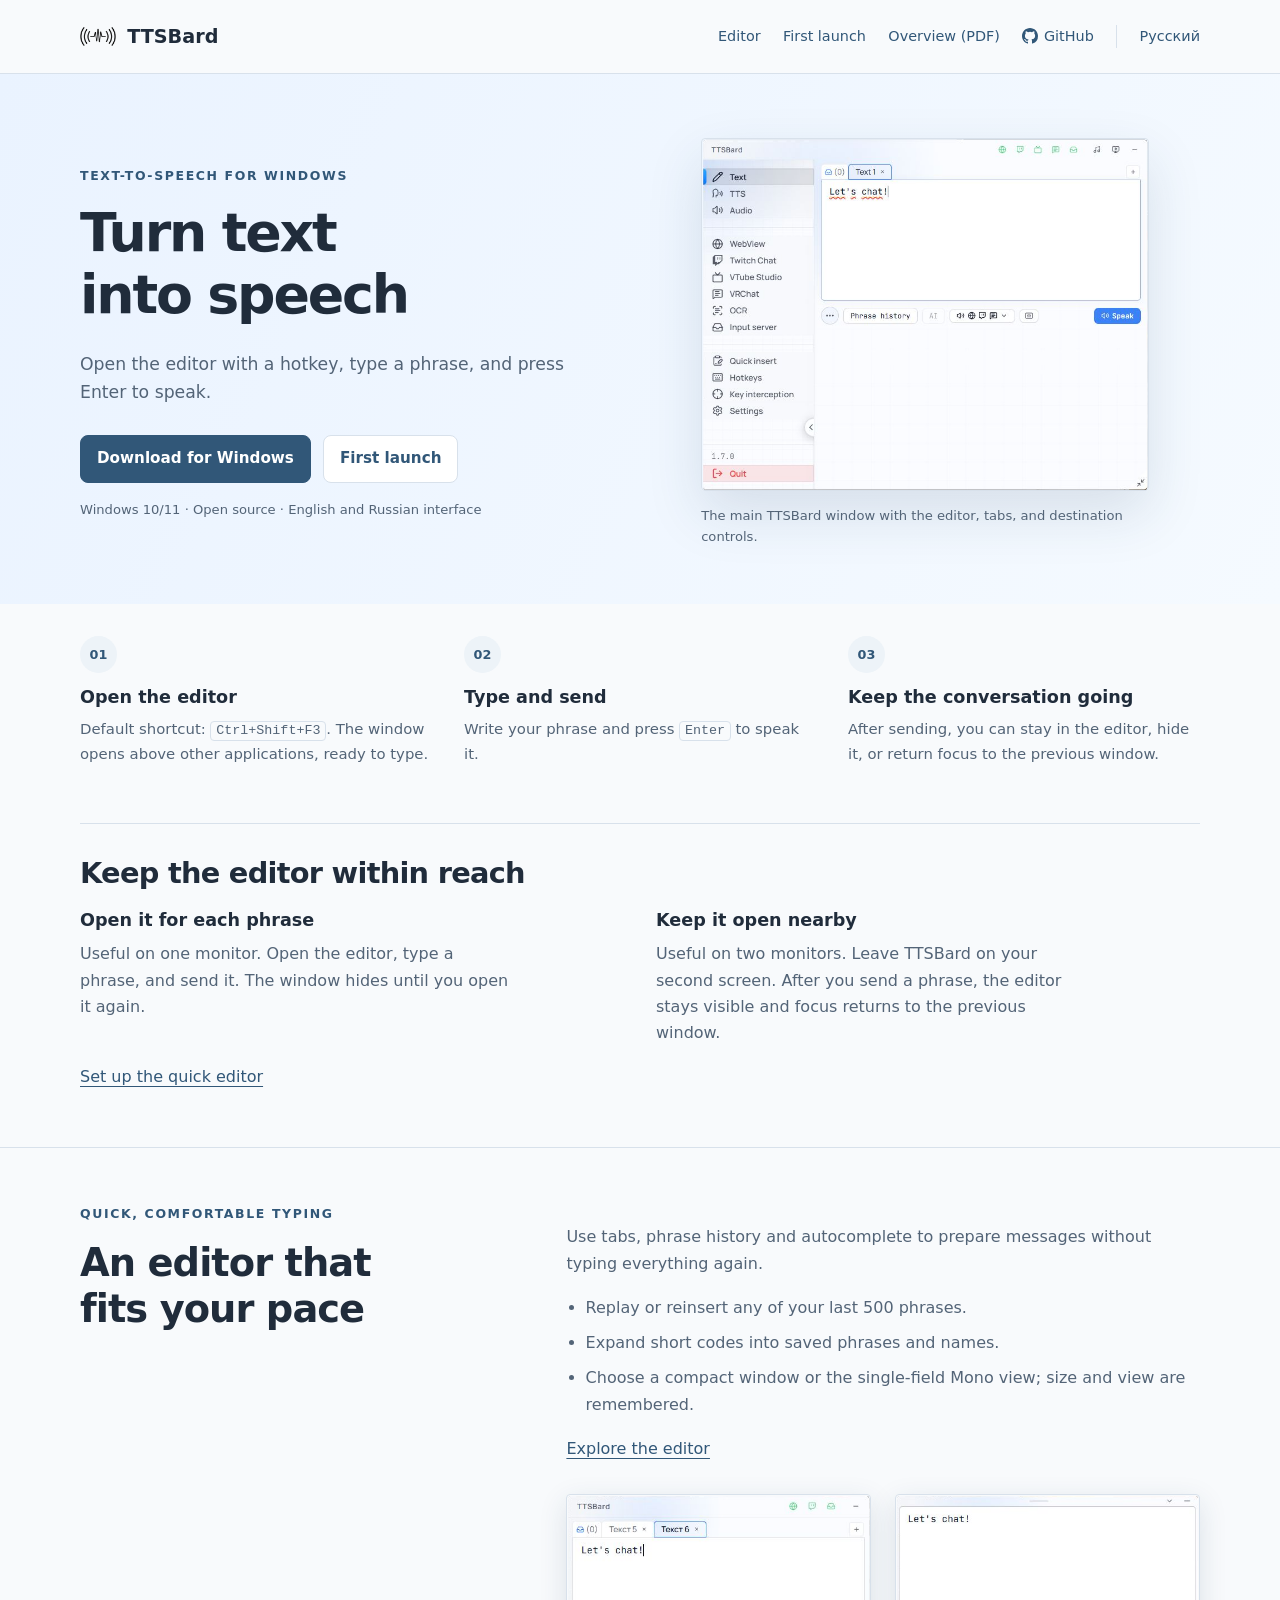
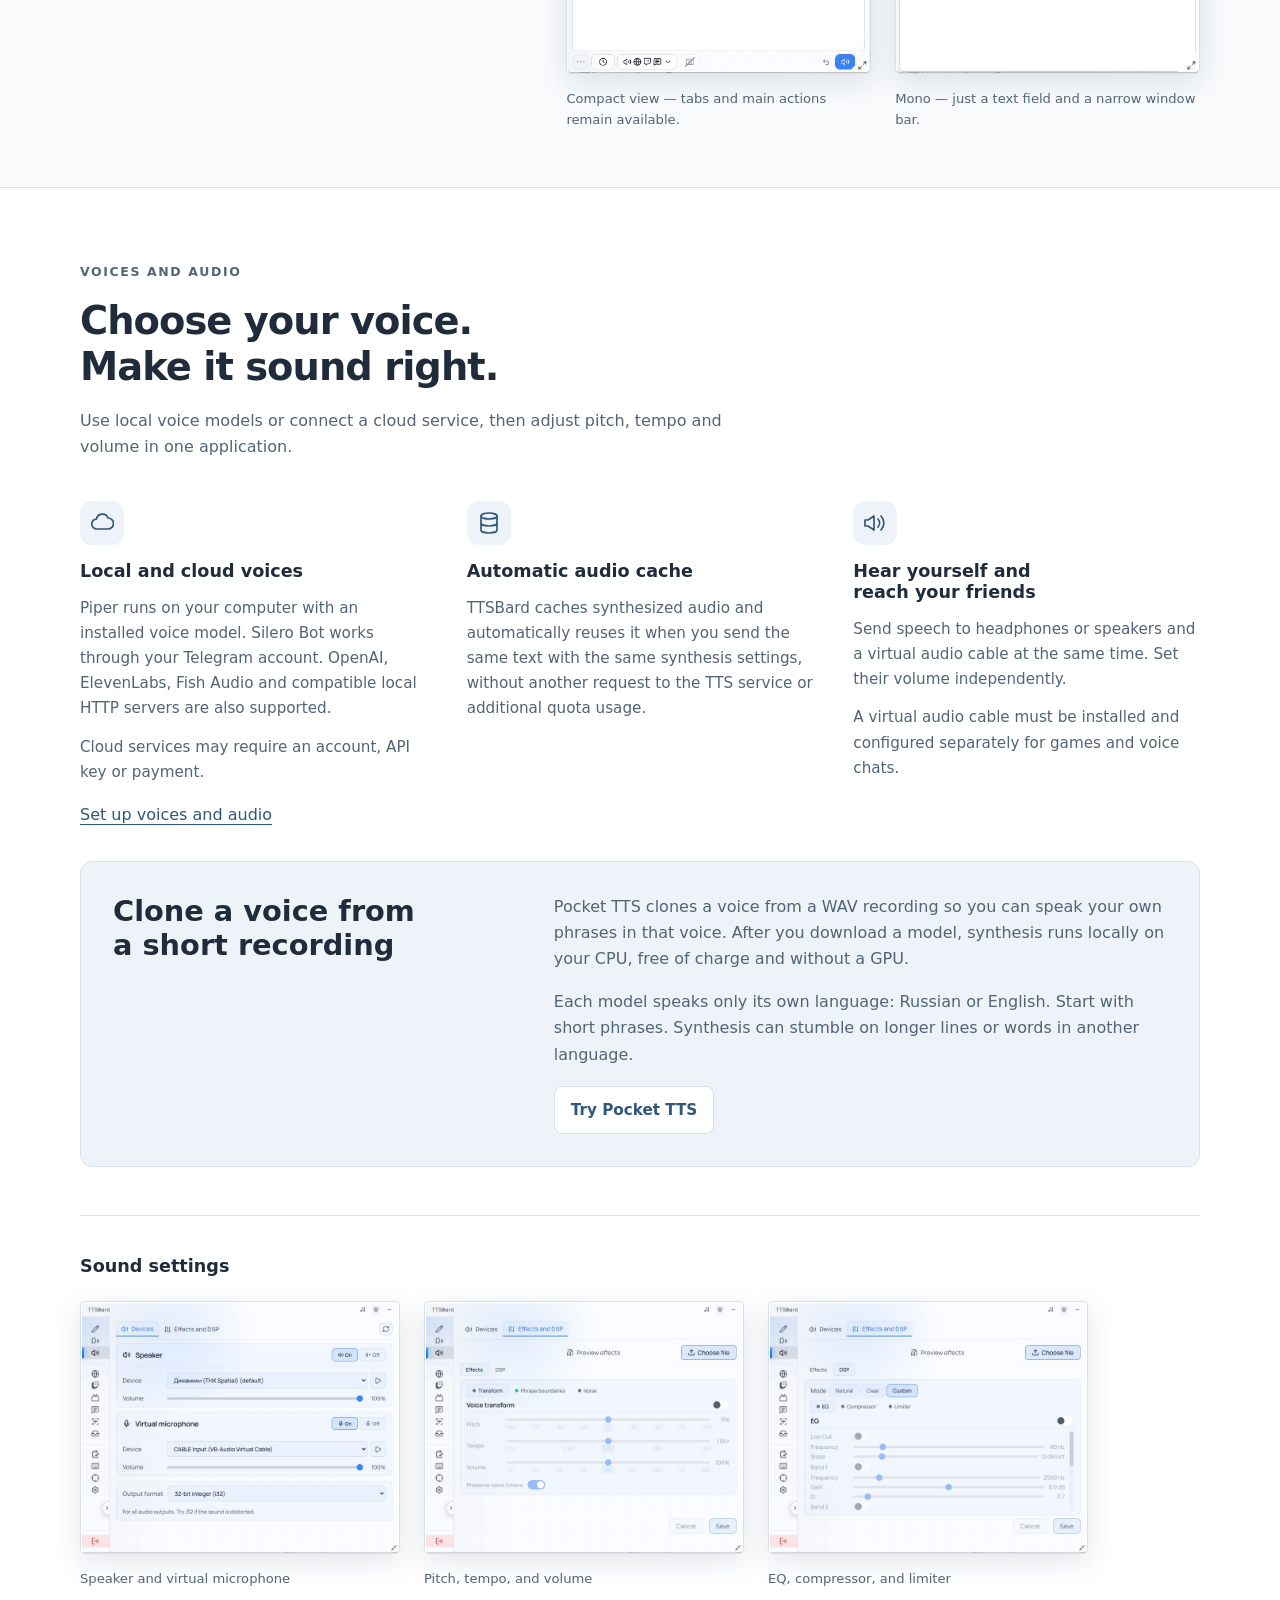
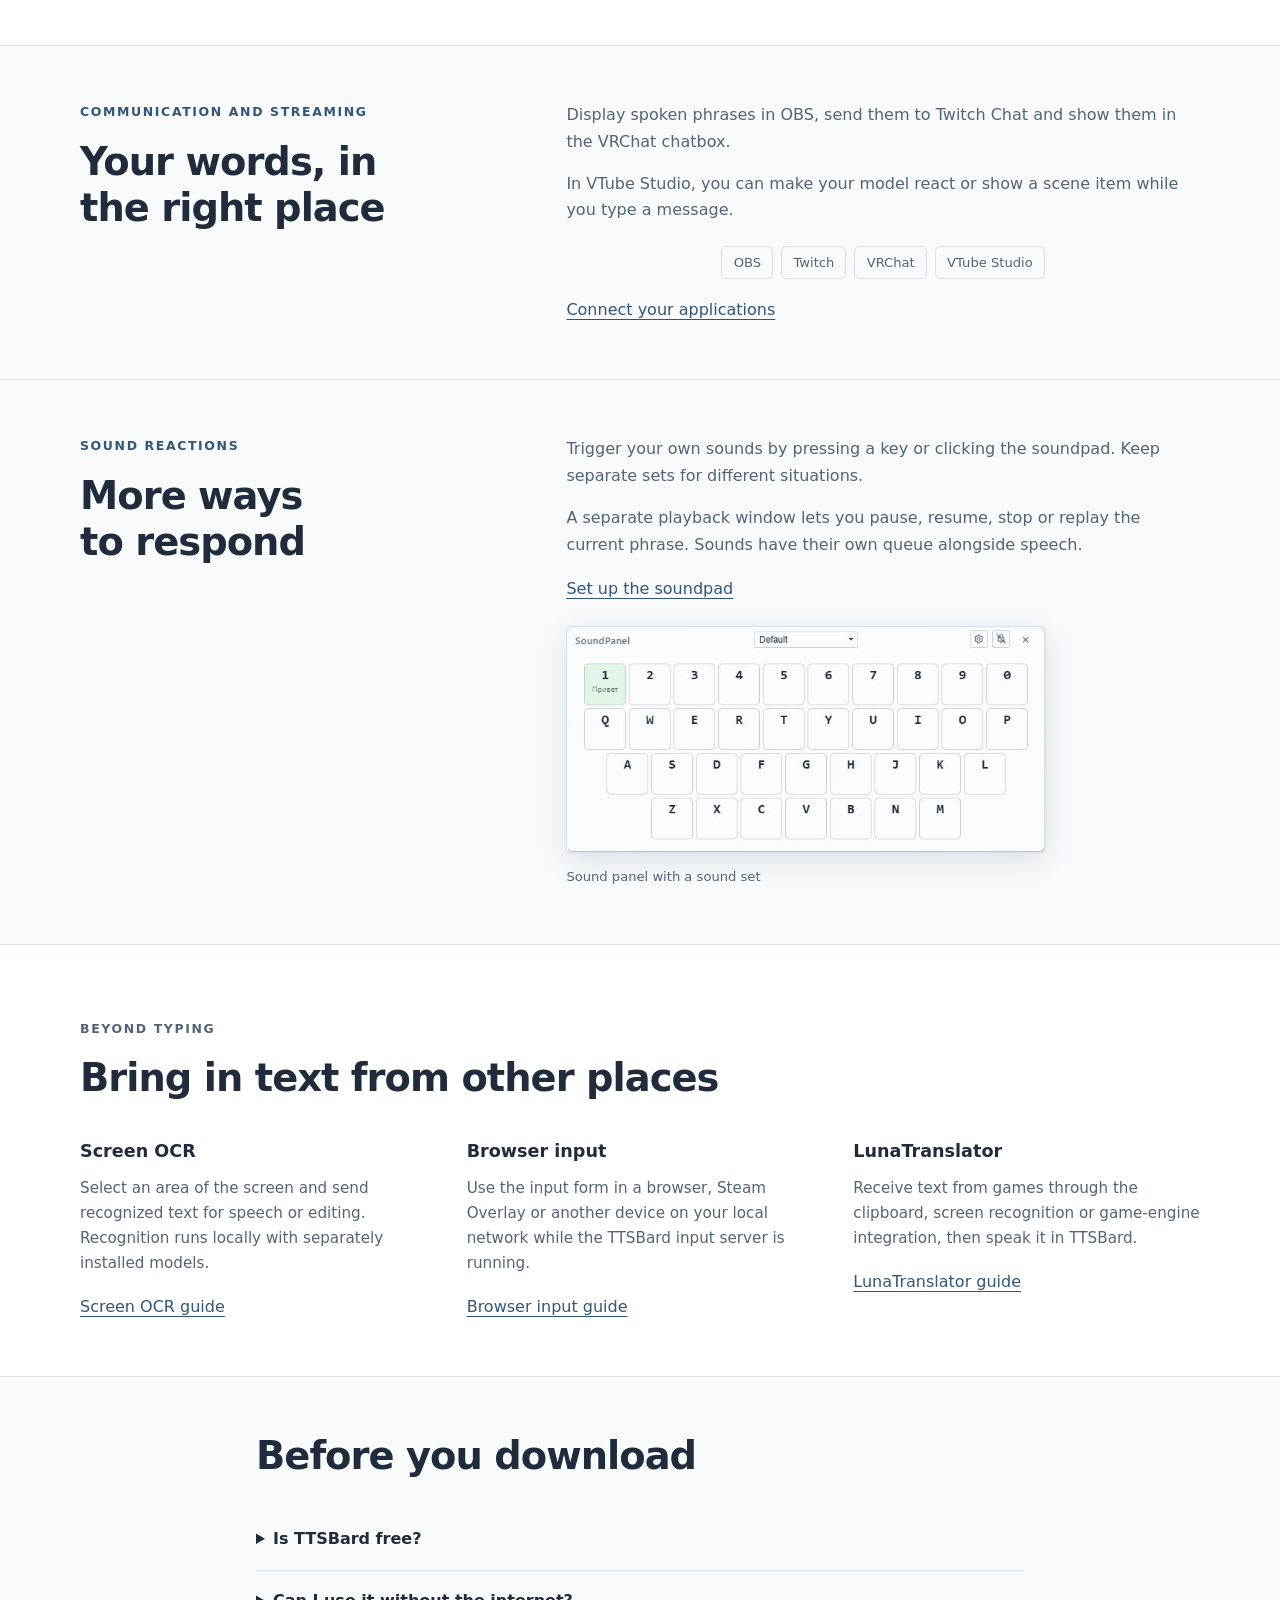
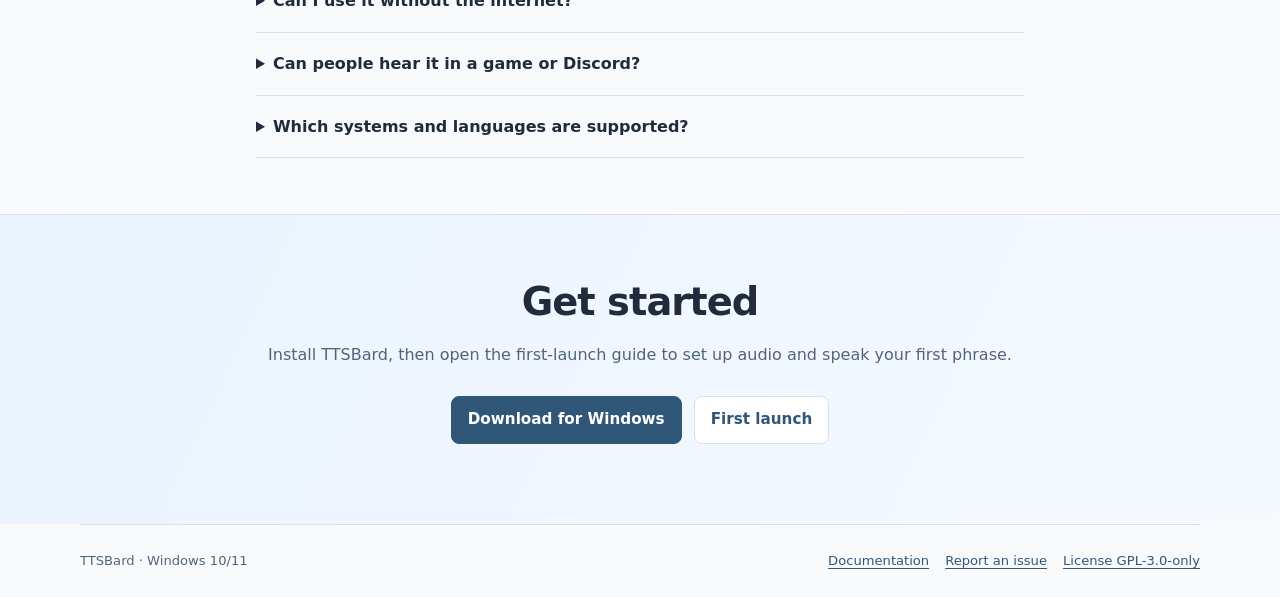
<file: site/index.html>
<!doctype html>
<html lang="en">
<head>
  <meta charset="utf-8">
  <meta name="viewport" content="width=device-width, initial-scale=1">
  <title>TTSBard — text-to-speech for gaming and streaming on Windows</title>
  <meta name="description" content="Turn typed messages into speech with TTSBard for Windows. Clone a voice locally with Pocket TTS on your CPU, and speak in games, voice chats and streams.">
  <link rel="canonical" href="https://ttsbard.github.io/">
  <link rel="alternate" hreflang="en" href="https://ttsbard.github.io/">
  <link rel="alternate" hreflang="ru" href="https://ttsbard.github.io/ru/">
  <link rel="alternate" hreflang="x-default" href="https://ttsbard.github.io/">
  <meta property="og:type" content="website">
  <meta property="og:site_name" content="TTSBard">
  <meta property="og:locale" content="en_US">
  <meta property="og:locale:alternate" content="ru_RU">
  <meta property="og:title" content="TTSBard — text-to-speech for gaming and streaming on Windows">
  <meta property="og:description" content="Turn typed messages into speech with TTSBard for Windows. Clone a voice locally with Pocket TTS on your CPU, and speak in games, voice chats and streams.">
  <meta property="og:url" content="https://ttsbard.github.io/">
  <meta name="theme-color" content="#315778">
  <link rel="icon" type="image/png" href="assets/favicon.png">
  <link rel="stylesheet" href="assets/styles.css?v=15">
</head>
<body>
  <a class="skip-link" href="#main">Skip to content</a>
  <header class="site-header"><div class="wrap header-inner">
    <a class="brand" href="./" aria-label="TTSBard home"><img src="assets/favicon.png" width="36" height="36" alt="">TTSBard</a>
    <nav aria-label="Main navigation">
      <a href="#features">Editor</a><a href="quick-start/">First launch</a>
      <a href="https://github.com/ttsbard/TTSBard/raw/refs/heads/master/docs/en/ttsbard-overview.pdf">Overview (PDF)</a>
      <a class="github-link" href="https://github.com/ttsbard/TTSBard">
        <svg width="16" height="16" viewBox="0 0 16 16" fill="currentColor" aria-hidden="true"><path d="M8 0C3.58 0 0 3.58 0 8c0 3.54 2.29 6.53 5.47 7.59.4.07.55-.17.55-.38 0-.19-.01-.82-.01-1.49-2.01.37-2.53-.49-2.69-.94-.09-.23-.48-.94-.82-1.13-.28-.15-.68-.52-.01-.53.63-.01 1.08.58 1.23.82.72 1.21 1.87.87 2.33.66.07-.52.28-.87.51-1.07-1.78-.2-3.64-.89-3.64-3.95 0-.87.31-1.59.82-2.15-.08-.2-.36-1.02.08-2.12 0 0 .67-.21 2.2.82a7.65 7.65 0 0 1 4 0c1.53-1.04 2.2-.82 2.2-.82.44 1.1.16 1.92.08 2.12.51.56.82 1.27.82 2.15 0 3.07-1.87 3.75-3.65 3.95.29.25.54.73.54 1.48 0 1.07-.01 1.93-.01 2.2 0 .21.15.46.55.38A8.01 8.01 0 0 0 16 8c0-4.42-3.58-8-8-8Z"/></svg>
        GitHub
      </a>
      <a class="language-link" href="ru/" lang="ru" hreflang="ru">Русский</a>
    </nav>
  </div></header>
  <main id="main">
    <section class="hero" aria-labelledby="hero-title"><div class="wrap split">
      <div><p class="eyebrow">Text-to-speech for Windows</p><h1 id="hero-title">Turn text into speech</h1>
      <p class="lead">Open the editor with a hotkey, type a phrase, and press Enter to speak.</p><div class="actions"><a class="button primary" href="https://github.com/ttsbard/TTSBard/releases/latest">Download for Windows</a><a class="button" href="quick-start/">First launch</a></div><p class="fine">Windows 10/11 · Open source · English and Russian interface</p></div>
      <figure class="product-figure"><a href="assets/captures/en/editor.jpg?v=6"><img data-product-shot="editor" src="assets/captures/en/editor.jpg?v=6" width="802" height="632" alt="TTSBard 1.7.0 in English with Let's chat! in the editor"></a><figcaption>The main TTSBard window with the editor, tabs, and destination controls.</figcaption></figure>
    </div></section>
    <section class="workflow wrap" aria-label="The basic workflow"><ol class="steps">
      <li><h3>Open the editor</h3><p>Default shortcut: <kbd>Ctrl+Shift+F3</kbd>. The window opens above other applications, ready to type.</p></li>
      <li><h3>Type and send</h3><p>Write your phrase and press <kbd>Enter</kbd> to speak it.</p></li>
      <li><h3>Keep the conversation going</h3><p>After sending, you can stay in the editor, hide it, or return focus to the previous window.</p></li>
    </ol></section>
    <section id="quick-editor" class="quick-editor wrap" aria-labelledby="quick-editor-title">
      <h2 id="quick-editor-title">Keep the editor within reach</h2>
      <div class="quick-editor-options">
        <div><h3>Open it for each phrase</h3><p>Useful on one monitor. Open the editor, type a phrase, and send it. The window hides until you open it again.</p></div>
        <div><h3>Keep it open nearby</h3><p>Useful on two monitors. Leave TTSBard on your second screen. After you send a phrase, the editor stays visible and focus returns to the previous window.</p></div>
      </div>
      <a class="text-link" href="https://github.com/ttsbard/TTSBard/blob/master/docs/en/user/guide.md#communicate-through-ttsbard-while-gaming-or-working">Set up the quick editor</a>
    </section>
    <section id="features" class="section" aria-labelledby="editor-title"><div class="wrap story-grid"><div class="story-heading"><p class="eyebrow">Quick, comfortable typing</p><h2 id="editor-title">An editor that fits your pace</h2></div><div class="story-body section-copy">
      <p>Use tabs, phrase history and autocomplete to prepare messages without typing everything again.</p><ul><li>Replay or reinsert any of your last 500 phrases.</li><li>Expand short codes into saved phrases and names.</li><li>Choose a compact window or the single-field Mono view; size and view are remembered.</li></ul><a class="text-link" href="https://github.com/ttsbard/TTSBard/blob/master/docs/en/user/editor.md">Explore the editor</a><div class="mode-gallery"><figure class="product-figure"><a href="assets/captures/shared/compact.jpg?v=3"><img data-product-shot="compact" src="assets/captures/shared/compact.jpg?v=3" width="513" height="302" alt="TTSBard compact view with Let's chat!, tabs and icon controls" loading="lazy"></a><figcaption>Compact view — tabs and main actions remain available.</figcaption></figure><figure class="product-figure"><a href="assets/captures/shared/mono.jpg?v=3"><img data-product-shot="mono" src="assets/captures/shared/mono.jpg?v=3" width="513" height="302" alt="TTSBard Mono view: a single text field containing Let's chat!" loading="lazy"></a><figcaption>Mono — just a text field and a narrow window bar.</figcaption></figure></div></div></div></section>
    <section id="voices" class="section" aria-labelledby="voices-title"><div class="wrap">
      <div class="section-intro"><p class="eyebrow">Voices and audio</p><h2 id="voices-title">Choose your voice. Make it sound right.</h2><p>Use local voice models or connect a cloud service, then adjust pitch, tempo and volume in one application.</p></div>
      <div class="feature-grid"><div><span class="feature-icon" aria-hidden="true"><svg width="24" height="24" viewBox="0 0 24 24" fill="none" stroke="currentColor" stroke-width="1.7" stroke-linecap="round" stroke-linejoin="round"><path d="M7 18a5 5 0 0 1-.5-10A6 6 0 0 1 18 7a5.5 5.5 0 0 1 0 11H7Z"/></svg></span><h3>Local and cloud voices</h3><p>Piper runs on your computer with an installed voice model. Silero Bot works through your Telegram account. OpenAI, ElevenLabs, Fish Audio and compatible local HTTP servers are also supported.</p><p>Cloud services may require an account, API key or payment.</p></div><div><span class="feature-icon" aria-hidden="true"><svg width="24" height="24" viewBox="0 0 24 24" fill="none" stroke="currentColor" stroke-width="1.7" stroke-linecap="round" stroke-linejoin="round"><ellipse cx="12" cy="5" rx="8" ry="3"/><path d="M4 5v14c0 1.7 3.6 3 8 3s8-1.3 8-3V5M4 12c0 1.7 3.6 3 8 3s8-1.3 8-3"/></svg></span><h3>Automatic audio cache</h3><p>TTSBard caches synthesized audio and automatically reuses it when you send the same text with the same synthesis settings, without another request to the TTS service or additional quota usage.</p></div><div><span class="feature-icon" aria-hidden="true"><svg width="24" height="24" viewBox="0 0 24 24" fill="none" stroke="currentColor" stroke-width="1.7" stroke-linecap="round" stroke-linejoin="round"><path d="m11 5-6 4H2v6h3l6 4V5ZM15 8a6 6 0 0 1 0 8M18 5a10 10 0 0 1 0 14"/></svg></span><h3>Hear yourself and reach your friends</h3><p>Send speech to headphones or speakers and a virtual audio cable at the same time. Set their volume independently.</p><p>A virtual audio cable must be installed and configured separately for games and voice chats.</p></div></div><a class="text-link" href="https://github.com/ttsbard/TTSBard/blob/master/docs/en/user/tts.md">Set up voices and audio</a>
      <section id="pocket-tts" class="pocket-feature story-grid" aria-labelledby="pocket-tts-title">
        <h3 id="pocket-tts-title">Clone a voice from a short recording</h3>
        <div class="story-body">
          <p>Pocket TTS clones a voice from a WAV recording so you can speak your own phrases in that voice. After you download a model, synthesis runs locally on your CPU, free of charge and without a GPU.</p>
          <p>Each model speaks only its own language: Russian or English. Start with short phrases. Synthesis can stumble on longer lines or words in another language.</p>
          <a class="button" href="quick-start/#pocket-tts">Try Pocket TTS</a>
        </div>
      </section>
      <h3 id="audio-gallery-title" class="gallery-title">Sound settings</h3>
      <div class="audio-gallery" role="group" aria-labelledby="audio-gallery-title">
        <figure class="product-figure"><a href="assets/captures/en/audio-devices.jpg"><img src="assets/captures/en/audio-devices.jpg" width="802" height="632" alt="Speaker and virtual microphone" loading="lazy"></a><figcaption>Speaker and virtual microphone</figcaption></figure>
        <figure class="product-figure"><a href="assets/captures/en/audio-effects.jpg"><img src="assets/captures/en/audio-effects.jpg" width="802" height="632" alt="Pitch, tempo, and volume" loading="lazy"></a><figcaption>Pitch, tempo, and volume</figcaption></figure>
        <figure class="product-figure"><a href="assets/captures/en/audio-dsp.jpg"><img src="assets/captures/en/audio-dsp.jpg" width="802" height="632" alt="EQ, compressor, and limiter" loading="lazy"></a><figcaption>EQ, compressor, and limiter</figcaption></figure>
      </div>
    </div></section>
    <section id="streaming" class="section" aria-labelledby="streaming-title"><div class="wrap story-grid">
      <div class="story-heading"><p class="eyebrow">Communication and streaming</p><h2 id="streaming-title">Your words, in the right place</h2></div><div class="story-body">
      <p>Display spoken phrases in OBS, send them to Twitch Chat and show them in the VRChat chatbox.</p><p>In VTube Studio, you can make your model react or show a scene item while you type a message.</p>
      <ul class="service-list" aria-label="Integrations"><li>OBS</li><li>Twitch</li><li>VRChat</li><li>VTube Studio</li></ul>
      <a class="text-link" href="https://github.com/ttsbard/TTSBard/blob/master/docs/en/integrations/README.md">Connect your applications</a></div>
    </div></section>
    <section id="soundpad" class="section" aria-labelledby="soundpad-title"><div class="wrap story-grid">
      <div class="story-heading"><p class="eyebrow">Sound reactions</p><h2 id="soundpad-title">More ways to respond</h2></div><div class="story-body">
      <p>Trigger your own sounds by pressing a key or clicking the soundpad. Keep separate sets for different situations.</p><p>A separate playback window lets you pause, resume, stop or replay the current phrase. Sounds have their own queue alongside speech.</p><a class="text-link" href="https://github.com/ttsbard/TTSBard/blob/master/docs/en/user/soundpanel.md">Set up the soundpad</a>
      <div class="soundpad-preview"><figure class="product-figure"><a href="assets/captures/en/soundpad.jpg"><img src="assets/captures/en/soundpad.jpg" width="642" height="302" alt="Sound panel with a sound set" loading="lazy"></a><figcaption>Sound panel with a sound set</figcaption></figure></div></div>
    </div></section>
    <section id="sources" class="section" aria-labelledby="sources-title"><div class="wrap">
      <div class="section-intro"><p class="eyebrow">Beyond typing</p><h2 id="sources-title">Bring in text from other places</h2></div>
      <div class="feature-grid"><div><h3>Screen OCR</h3><p>Select an area of the screen and send recognized text for speech or editing. Recognition runs locally with separately installed models.</p><a class="text-link" href="https://github.com/ttsbard/TTSBard/blob/master/docs/en/user/ocr.md">Screen OCR guide</a></div><div><h3>Browser input</h3><p>Use the input form in a browser, Steam Overlay or another device on your local network while the TTSBard input server is running.</p><a class="text-link" href="https://github.com/ttsbard/TTSBard/blob/master/docs/en/user/input-server.md">Browser input guide</a></div><div><h3>LunaTranslator</h3><p>Receive text from games through the clipboard, screen recognition or game-engine integration, then speak it in TTSBard.</p><a class="text-link" href="https://github.com/ttsbard/TTSBard/blob/master/docs/en/integrations/lunatranslator/README.md">LunaTranslator guide</a></div></div>
    </div></section>
    <section id="faq" class="section" aria-labelledby="faq-title"><div class="wrap faq"><h2 id="faq-title">Before you download</h2><details><summary>Is TTSBard free?</summary><p>TTSBard is open-source software under GPL-3.0-only. External TTS services have their own access requirements, quotas and pricing.</p></details><details><summary>Can I use it without the internet?</summary><p>Piper and Pocket TTS synthesize speech locally after you install a compatible voice model. Cloud voices and online integrations require a network connection.</p></details><details><summary>Can people hear it in a game or Discord?</summary><p>Yes, when you route TTSBard through a configured virtual audio cable and select that cable as the microphone in the game or voice application.</p></details><details><summary>Which systems and languages are supported?</summary><p>TTSBard supports Windows 10 and 11. The interface is available in English and Russian; speech languages depend on the provider and voice model.</p></details></div></section>
    <section id="start" class="closing" aria-labelledby="start-title">
      <div class="wrap"><h2 id="start-title">Get started</h2>
      <p>Install TTSBard, then open the first-launch guide to set up audio and speak your first phrase.</p>
      <div class="actions"><a class="button primary" href="https://github.com/ttsbard/TTSBard/releases/latest">Download for Windows</a><a class="button" href="quick-start/">First launch</a></div></div>
    </section>
  </main>
  <footer><div class="wrap footer-inner"><span>TTSBard · Windows 10/11</span><div class="footer-links">
    <a href="https://github.com/ttsbard/TTSBard/blob/master/docs/en/README.md">Documentation</a><a href="https://github.com/ttsbard/TTSBard/issues">Report an issue</a><a href="https://github.com/ttsbard/TTSBard/blob/master/LICENSE">License GPL-3.0-only</a>
  </div></div></footer>
</body>
</html>
</file>
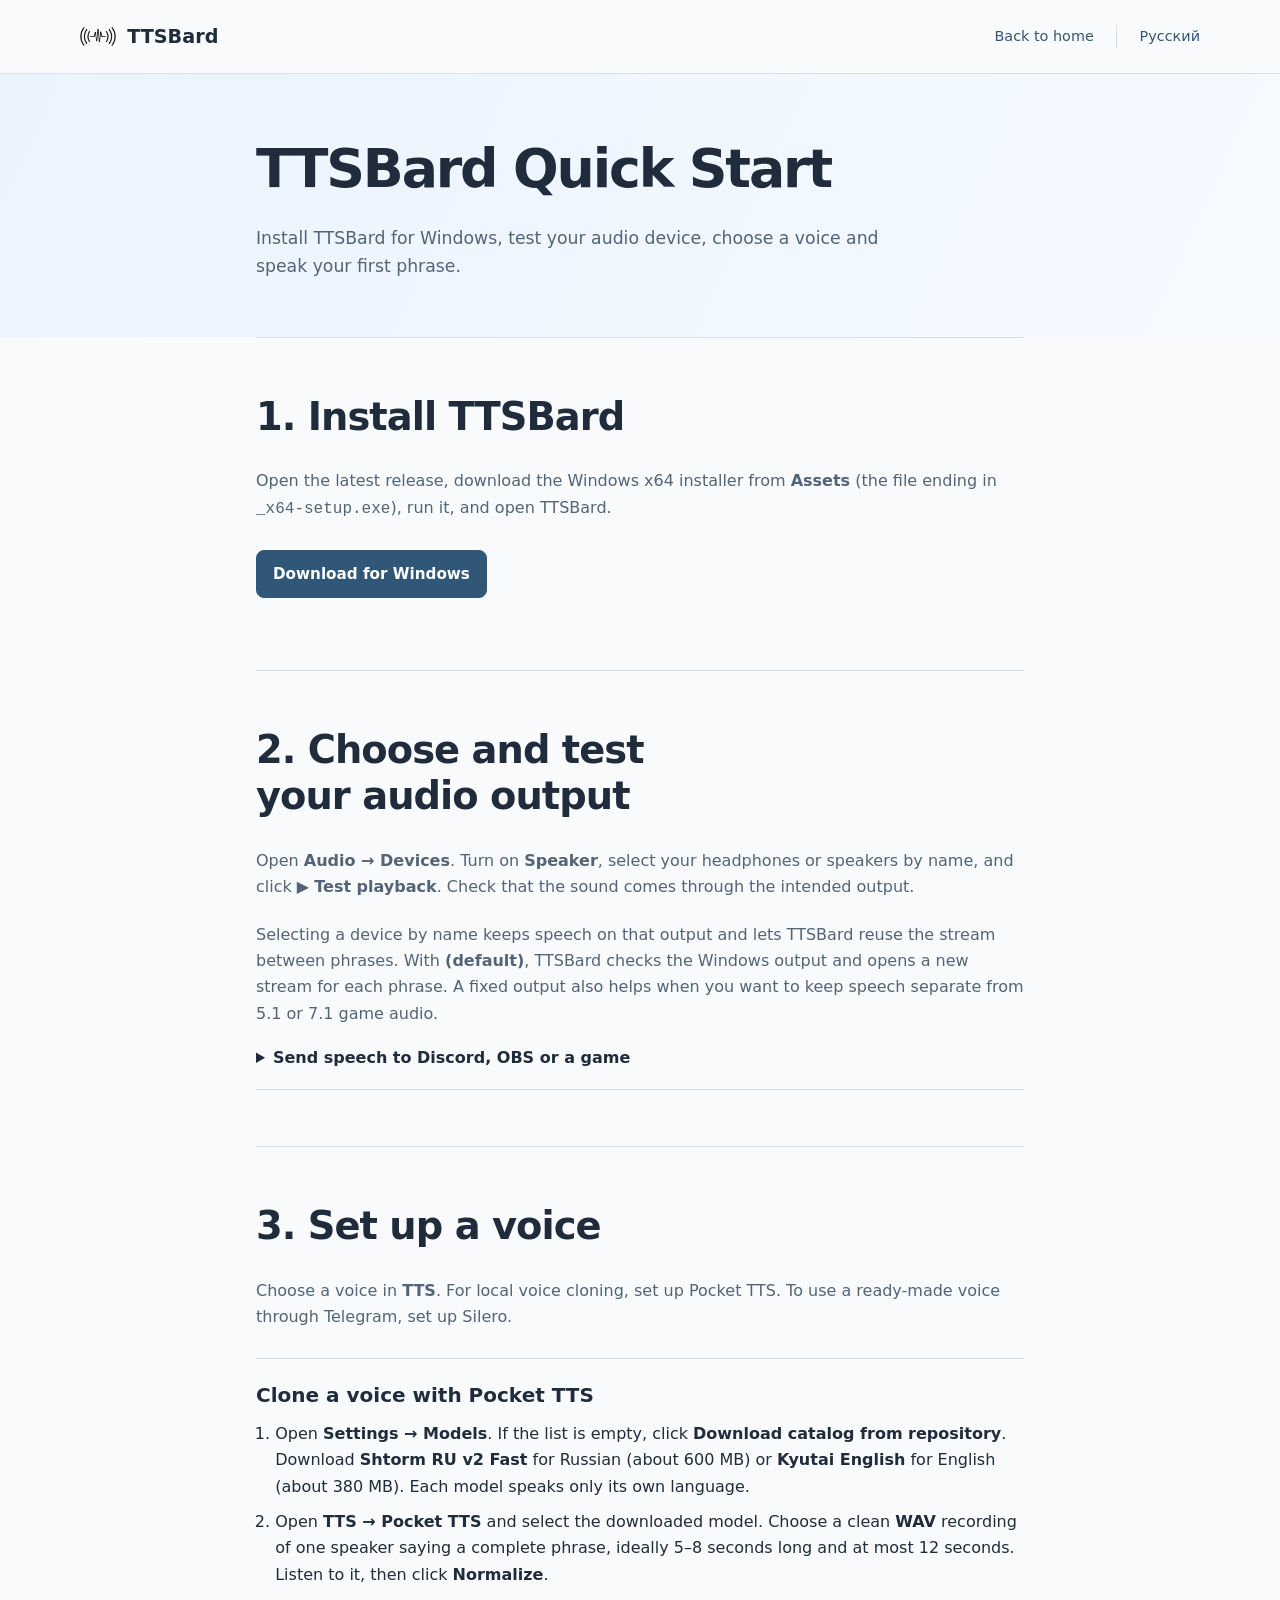
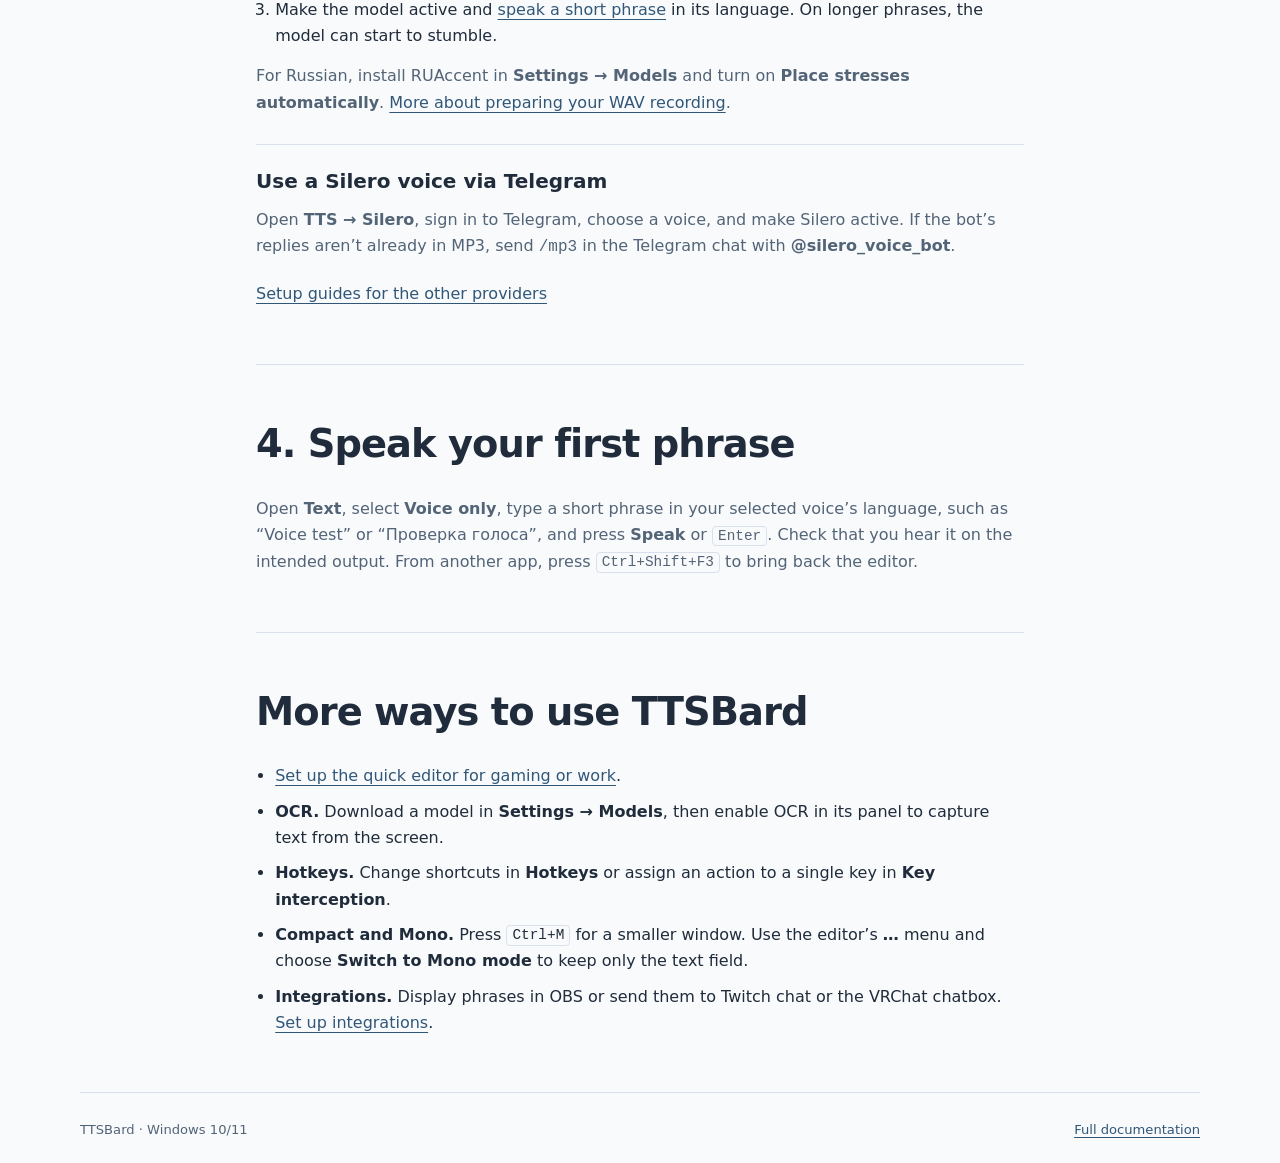
<file: site/quick-start/index.html>
<!doctype html>
<html lang="en">
<head>
  <meta charset="utf-8">
  <meta name="viewport" content="width=device-width, initial-scale=1">
  <title>TTSBard Quick Start</title>
  <meta name="description" content="Install TTSBard for Windows, test your audio device, choose a voice and speak your first phrase.">
  <link rel="canonical" href="https://ttsbard.github.io/quick-start/">
  <link rel="alternate" hreflang="en" href="https://ttsbard.github.io/quick-start/">
  <link rel="alternate" hreflang="ru" href="https://ttsbard.github.io/ru/quick-start/">
  <link rel="alternate" hreflang="x-default" href="https://ttsbard.github.io/quick-start/">
  <meta property="og:type" content="website">
  <meta property="og:site_name" content="TTSBard">
  <meta property="og:locale" content="en_US">
  <meta property="og:title" content="TTSBard Quick Start">
  <meta property="og:description" content="Install TTSBard for Windows, test your audio device, choose a voice and speak your first phrase.">
  <meta property="og:url" content="https://ttsbard.github.io/quick-start/">
  <meta name="theme-color" content="#315778">
  <link rel="icon" type="image/png" href="../assets/favicon.png">
  <link rel="stylesheet" href="../assets/styles.css?v=15">
</head>
<body>
  <a class="skip-link" href="#main">Skip to content</a>
  <header class="site-header"><div class="wrap header-inner">
    <a class="brand" href="../" aria-label="TTSBard home"><img src="../assets/favicon.png" width="36" height="36" alt="">TTSBard</a>
    <nav aria-label="Main navigation">
      <a href="../">Back to home</a>
      <a class="language-link" href="../ru/quick-start/" lang="ru" hreflang="ru">Русский</a>
    </nav>
  </div></header>
  <main id="main">
    <div class="hero"><div class="wrap faq">
      <h1>TTSBard Quick Start</h1>
      <p class="lead">Install TTSBard for Windows, test your audio device, choose a voice and speak your first phrase.</p>
    </div></div>

    <div class="wrap faq">
      <section class="section section-copy" aria-labelledby="install">
        <h2 id="install">1. Install TTSBard</h2>
        <p>Open the latest release, download the Windows x64 installer from <strong>Assets</strong> (the file ending in <code>_x64-setup.exe</code>), run it, and open TTSBard.</p>
        <div class="actions"><a class="button primary" href="https://github.com/ttsbard/TTSBard/releases/latest">Download for Windows</a></div>
      </section>
      <section class="section section-copy" aria-labelledby="audio">
        <h2 id="audio">2. Choose and test your audio output</h2>
        <p>Open <strong>Audio → Devices</strong>. Turn on <strong>Speaker</strong>, select your headphones or speakers by name, and click ▶ <strong>Test playback</strong>. Check that the sound comes through the intended output.</p>
        <p>Selecting a device by name keeps speech on that output and lets TTSBard reuse the stream between phrases. With <strong>(default)</strong>, TTSBard checks the Windows output and opens a new stream for each phrase. A fixed output also helps when you want to keep speech separate from 5.1 or 7.1 game audio.</p>
        <details>
          <summary>Send speech to Discord, OBS or a game</summary>
          <p>If you don’t have a virtual cable, download <a href="https://vb-audio.com/Cable/">VB-CABLE from VB-Audio</a>, extract the archive, run the installer as administrator, and restart Windows.</p>
          <p>Under <strong>Audio → Devices → Virtual microphone</strong>, enable the output and select <strong>CABLE Input</strong>. In the receiving app, choose <strong>CABLE Output</strong> as its microphone. Click ▶ next to the virtual microphone in TTSBard and check that the receiving app’s meter responds.</p>
        </details>
      </section>
      <section class="section section-copy" aria-labelledby="voice">
        <h2 id="voice">3. Set up a voice</h2>
        <p>Choose a voice in <strong>TTS</strong>. For local voice cloning, set up Pocket TTS. To use a ready-made voice through Telegram, set up Silero.</p>
        <section class="voice-option" aria-labelledby="pocket-tts">
          <h3 id="pocket-tts">Clone a voice with Pocket TTS</h3>
          <ol>
            <li>Open <strong>Settings → Models</strong>. If the list is empty, click <strong>Download catalog from repository</strong>. Download <strong>Shtorm RU v2 Fast</strong> for Russian (about 600 MB) or <strong>Kyutai English</strong> for English (about 380 MB). Each model speaks only its own language.</li>
            <li>Open <strong>TTS → Pocket TTS</strong> and select the downloaded model. Choose a clean <strong>WAV</strong> recording of one speaker saying a complete phrase, ideally 5–8 seconds long and at most 12 seconds. Listen to it, then click <strong>Normalize</strong>.</li>
            <li>Make the model active and <a href="#phrase">speak a short phrase</a> in its language. On longer phrases, the model can start to stumble.</li>
          </ol>
          <p>For Russian, install RUAccent in <strong>Settings → Models</strong> and turn on <strong>Place stresses automatically</strong>. <a href="https://github.com/ttsbard/TTSBard/blob/master/docs/en/user/tts.md#pocket-tts">More about preparing your WAV recording</a>.</p>
        </section>
        <section class="voice-option" aria-labelledby="silero">
          <h3 id="silero">Use a Silero voice via Telegram</h3>
          <p>Open <strong>TTS → Silero</strong>, sign in to Telegram, choose a voice, and make Silero active. If the bot’s replies aren’t already in MP3, send <code>/mp3</code> in the Telegram chat with <strong>@silero_voice_bot</strong>.</p>
        </section>
        <p><a href="https://github.com/ttsbard/TTSBard/blob/master/docs/en/user/tts.md">Setup guides for the other providers</a></p>
      </section>
      <section class="section section-copy" aria-labelledby="phrase">
        <h2 id="phrase">4. Speak your first phrase</h2>
        <p>Open <strong>Text</strong>, select <strong>Voice only</strong>, type a short phrase in your selected voice’s language, such as “Voice test” or <span lang="ru">“Проверка голоса”</span>, and press <strong>Speak</strong> or <kbd>Enter</kbd>. Check that you hear it on the intended output. From another app, press <kbd>Ctrl+Shift+F3</kbd> to bring back the editor.</p>
      </section>
      <section class="section section-copy" aria-labelledby="next">
        <h2 id="next">More ways to use TTSBard</h2>
        <ul>
          <li><a href="https://github.com/ttsbard/TTSBard/blob/master/docs/en/user/guide.md#communicate-through-ttsbard-while-gaming-or-working">Set up the quick editor for gaming or work</a>.</li>
          <li><strong>OCR.</strong> Download a model in <strong>Settings → Models</strong>, then enable OCR in its panel to capture text from the screen.</li>
          <li><strong>Hotkeys.</strong> Change shortcuts in <strong>Hotkeys</strong> or assign an action to a single key in <strong>Key interception</strong>.</li>
          <li><strong>Compact and Mono.</strong> Press <kbd>Ctrl+M</kbd> for a smaller window. Use the editor’s <strong>…</strong> menu and choose <strong>Switch to Mono mode</strong> to keep only the text field.</li>
          <li><strong>Integrations.</strong> Display phrases in OBS or send them to Twitch chat or the VRChat chatbox. <a href="https://github.com/ttsbard/TTSBard/blob/master/docs/en/integrations/README.md">Set up integrations</a>.</li>
        </ul>
      </section>
    </div>
  </main>
  <footer><div class="wrap footer-inner"><span>TTSBard · Windows 10/11</span>
    <a href="https://github.com/ttsbard/TTSBard/blob/master/docs/en/user/README.md">Full documentation</a>
  </div></footer>
</body>
</html>
</file>
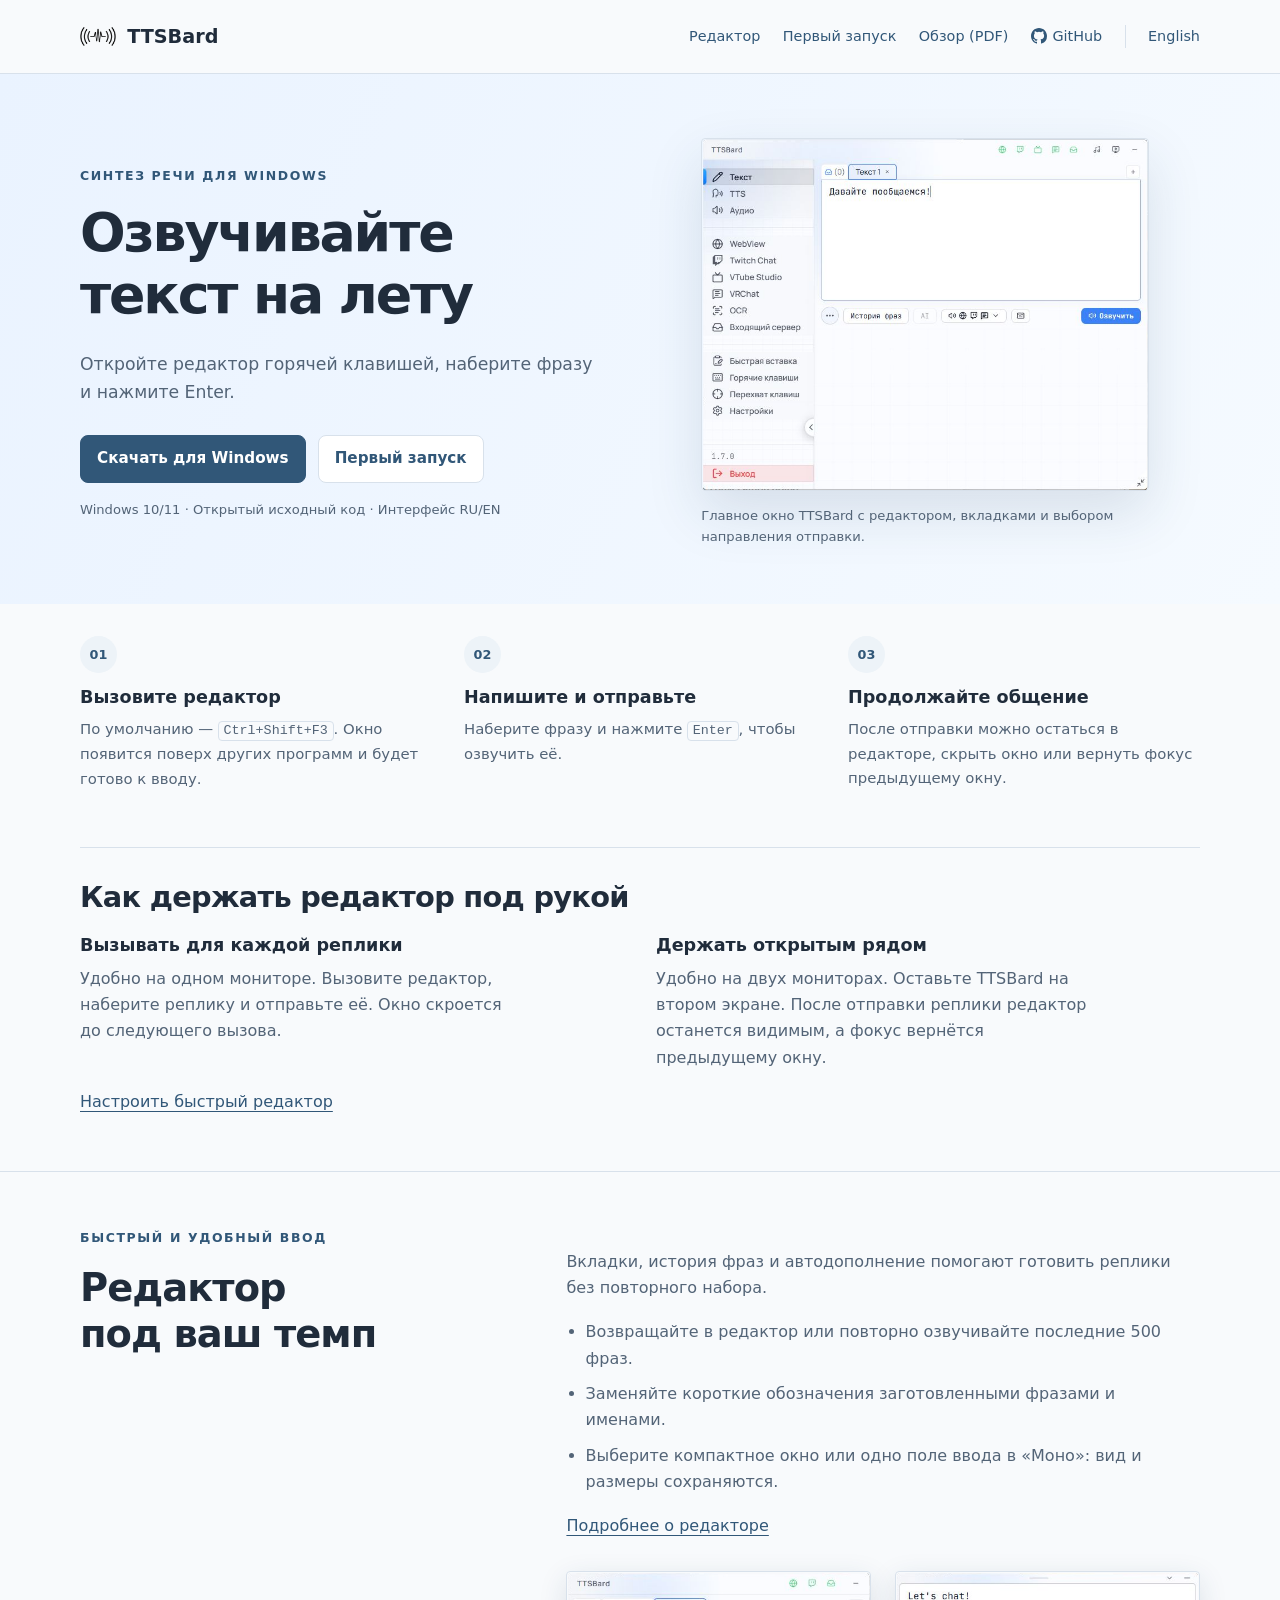
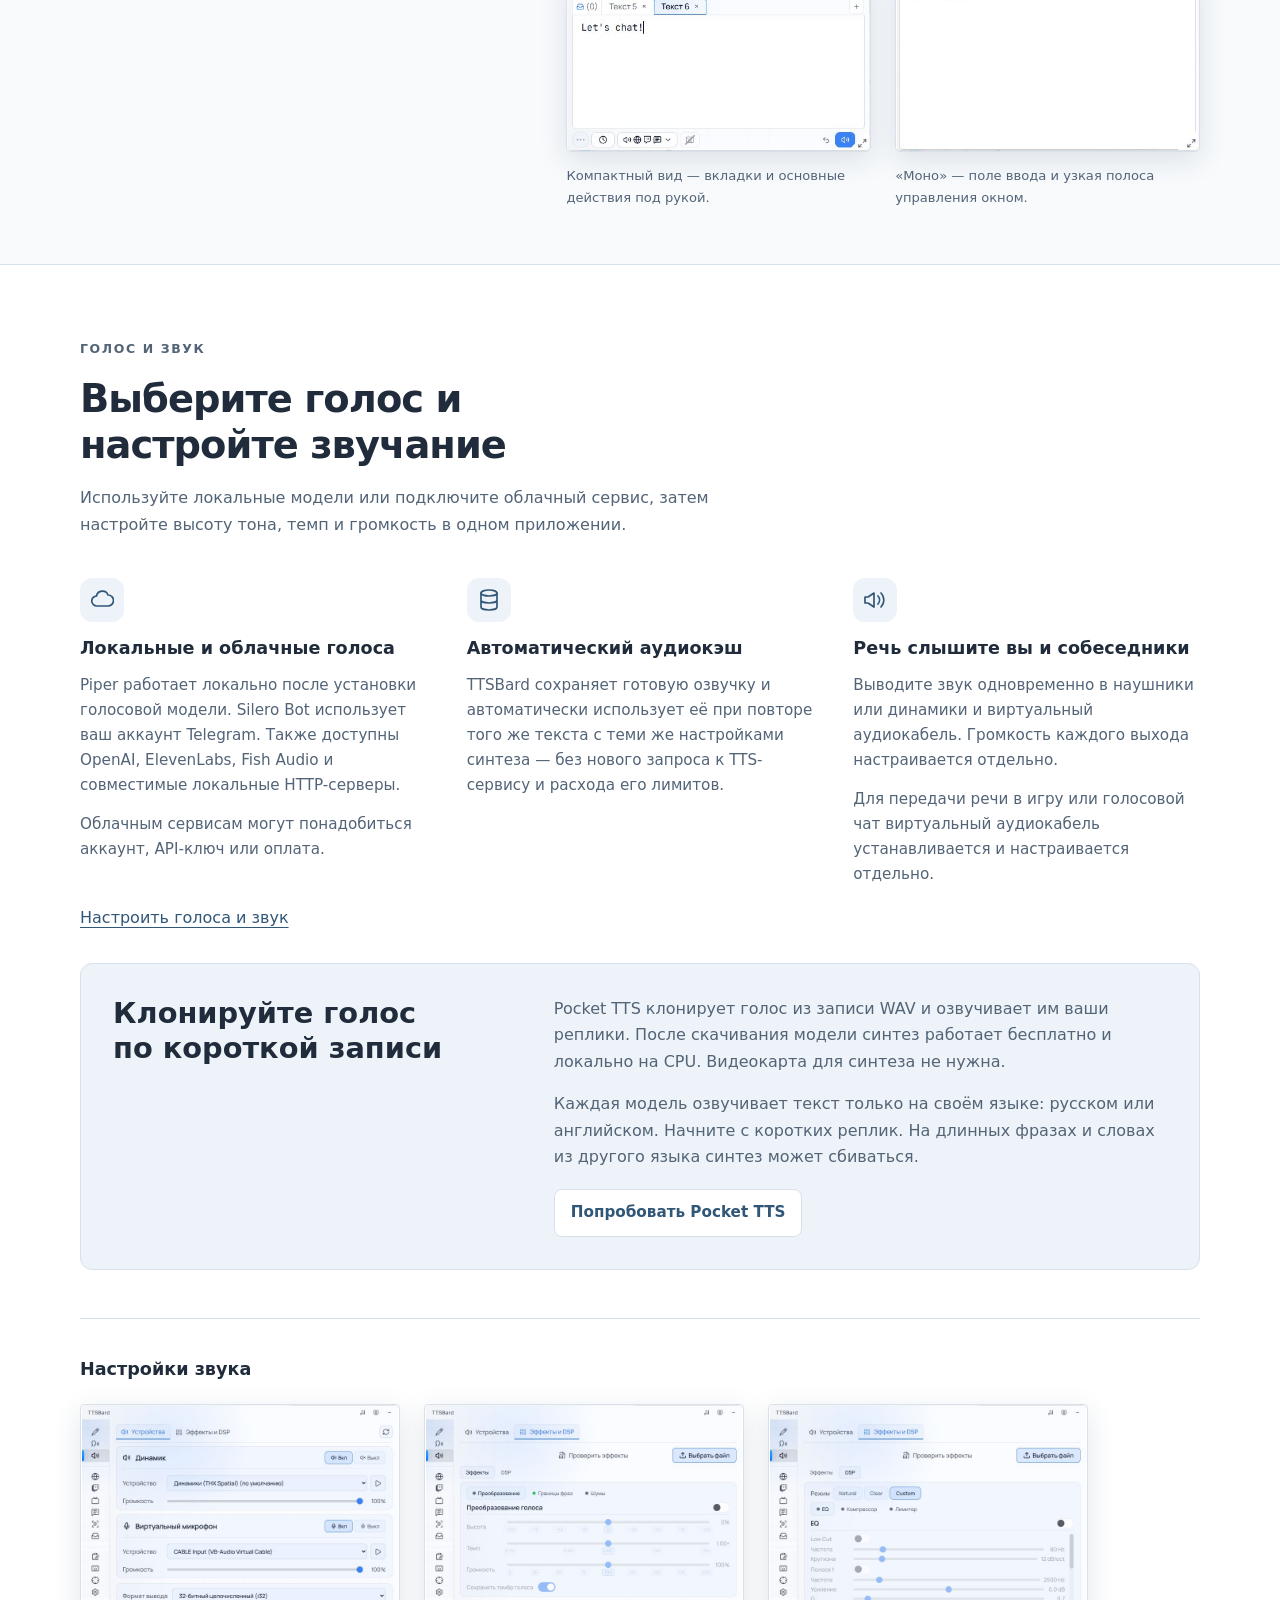
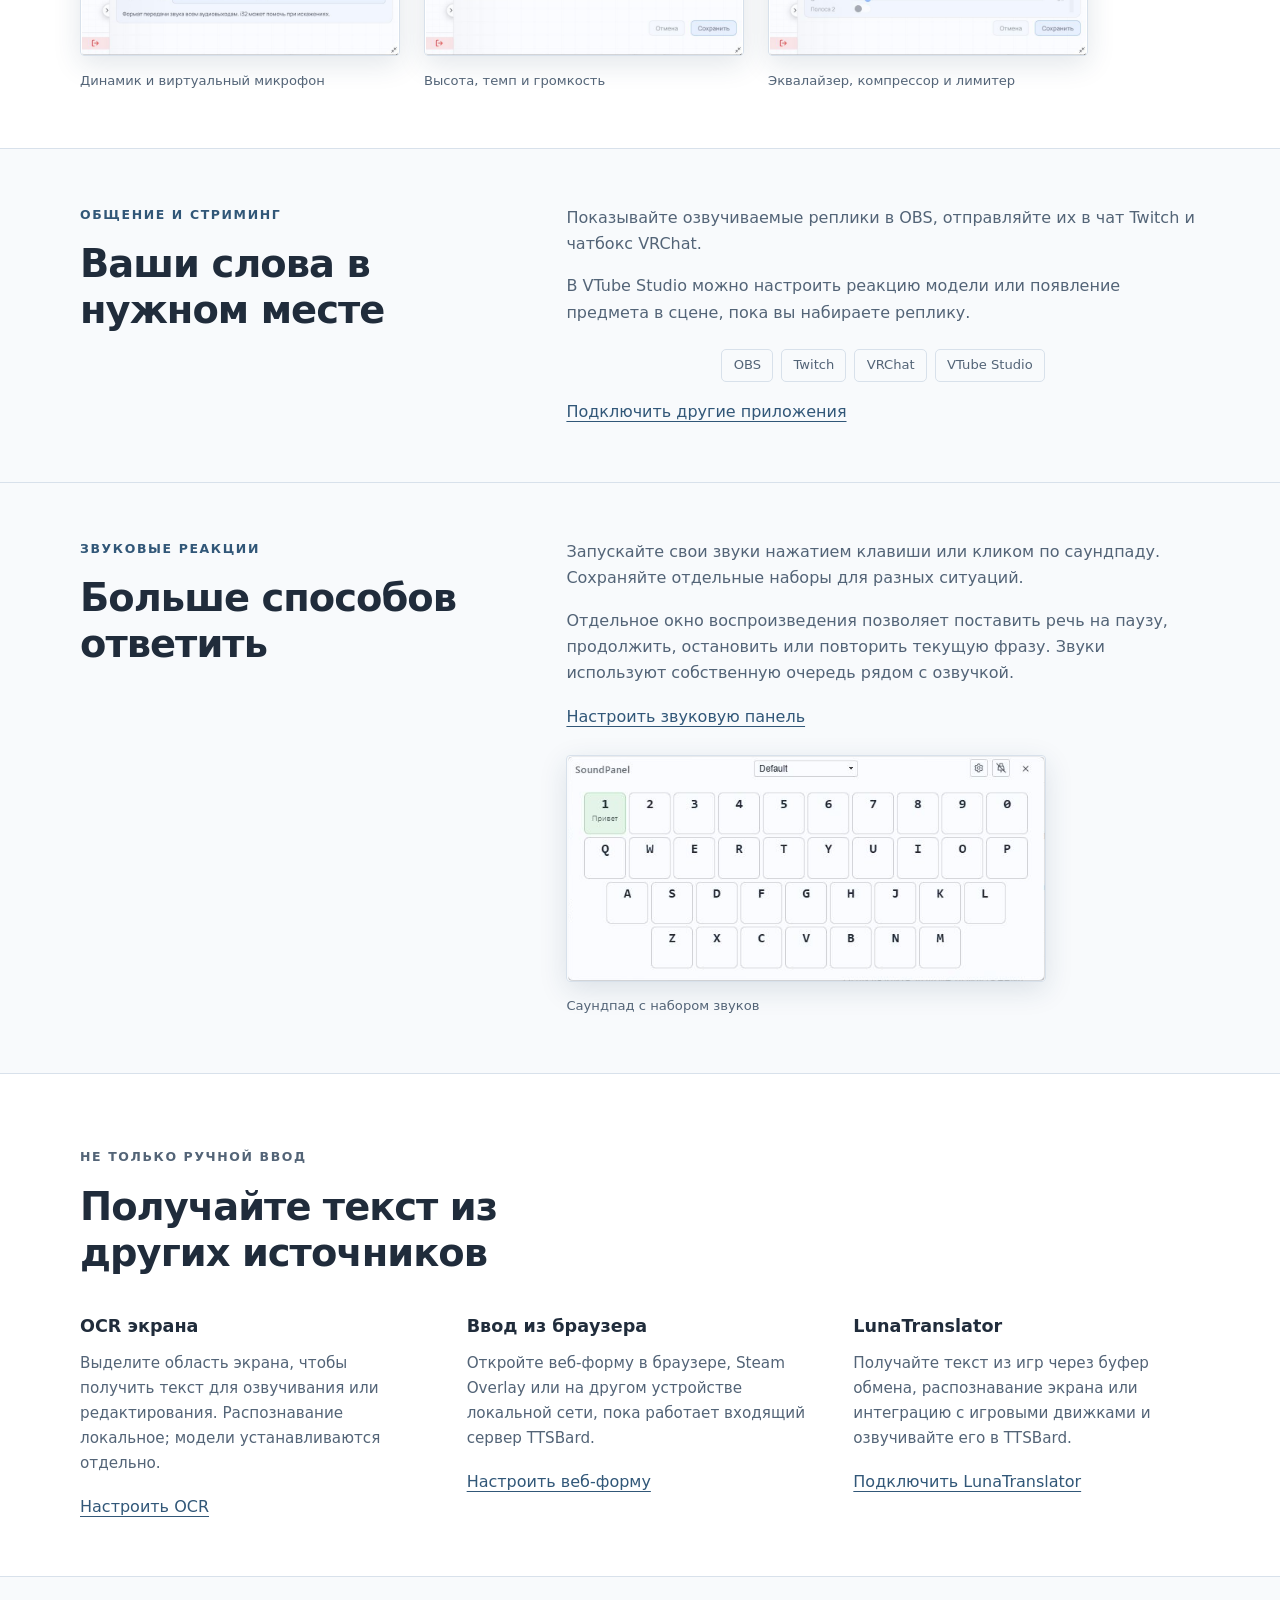
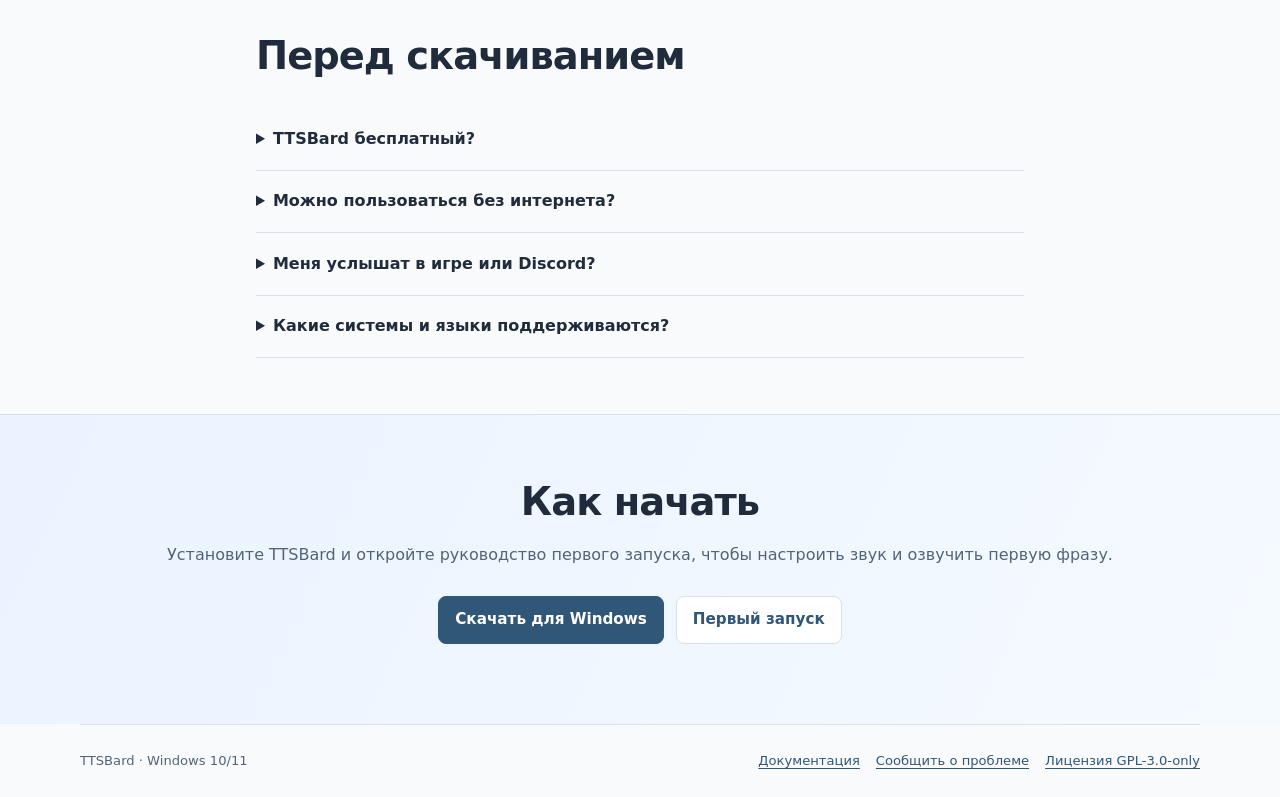
<file: site/ru/index.html>
<!doctype html>
<html lang="ru">
<head>
  <meta charset="utf-8">
  <meta name="viewport" content="width=device-width, initial-scale=1">
  <title>TTSBard — общение голосом через текст в играх и на стримах</title>
  <meta name="description" content="TTSBard для Windows озвучивает набранный текст. Клонируйте голос локально на CPU с Pocket TTS и общайтесь в играх, голосовых чатах и на стримах.">
  <link rel="canonical" href="https://ttsbard.github.io/ru/">
  <link rel="alternate" hreflang="en" href="https://ttsbard.github.io/">
  <link rel="alternate" hreflang="ru" href="https://ttsbard.github.io/ru/">
  <link rel="alternate" hreflang="x-default" href="https://ttsbard.github.io/">
  <meta property="og:type" content="website">
  <meta property="og:site_name" content="TTSBard">
  <meta property="og:locale" content="ru_RU">
  <meta property="og:locale:alternate" content="en_US">
  <meta property="og:title" content="TTSBard — общение голосом через текст в играх и на стримах">
  <meta property="og:description" content="TTSBard для Windows озвучивает набранный текст. Клонируйте голос локально на CPU с Pocket TTS и общайтесь в играх, голосовых чатах и на стримах.">
  <meta property="og:url" content="https://ttsbard.github.io/ru/">
  <meta name="theme-color" content="#315778">
  <link rel="icon" type="image/png" href="../assets/favicon.png">
  <link rel="stylesheet" href="../assets/styles.css?v=15">
</head>
<body>
  <a class="skip-link" href="#main">Перейти к содержимому</a>
  <header class="site-header"><div class="wrap header-inner">
    <a class="brand" href="../" aria-label="Главная TTSBard"><img src="../assets/favicon.png" width="36" height="36" alt="">TTSBard</a>
    <nav aria-label="Основная навигация">
      <a href="#features">Редактор</a><a href="quick-start/">Первый запуск</a>
      <a href="https://github.com/ttsbard/TTSBard/raw/refs/heads/master/docs/ru/ttsbard-overview.pdf">Обзор (PDF)</a>
      <a class="github-link" href="https://github.com/ttsbard/TTSBard">
        <svg width="16" height="16" viewBox="0 0 16 16" fill="currentColor" aria-hidden="true"><path d="M8 0C3.58 0 0 3.58 0 8c0 3.54 2.29 6.53 5.47 7.59.4.07.55-.17.55-.38 0-.19-.01-.82-.01-1.49-2.01.37-2.53-.49-2.69-.94-.09-.23-.48-.94-.82-1.13-.28-.15-.68-.52-.01-.53.63-.01 1.08.58 1.23.82.72 1.21 1.87.87 2.33.66.07-.52.28-.87.51-1.07-1.78-.2-3.64-.89-3.64-3.95 0-.87.31-1.59.82-2.15-.08-.2-.36-1.02.08-2.12 0 0 .67-.21 2.2.82a7.65 7.65 0 0 1 4 0c1.53-1.04 2.2-.82 2.2-.82.44 1.1.16 1.92.08 2.12.51.56.82 1.27.82 2.15 0 3.07-1.87 3.75-3.65 3.95.29.25.54.73.54 1.48 0 1.07-.01 1.93-.01 2.2 0 .21.15.46.55.38A8.01 8.01 0 0 0 16 8c0-4.42-3.58-8-8-8Z"/></svg>
        GitHub
      </a>
      <a class="language-link" href="../" lang="en" hreflang="en">English</a>
    </nav>
  </div></header>
  <main id="main">
    <section class="hero" aria-labelledby="hero-title"><div class="wrap split">
      <div><p class="eyebrow">Синтез речи для Windows</p><h1 id="hero-title">Озвучивайте текст на лету</h1>
      <p class="lead">Откройте редактор горячей клавишей, наберите фразу и нажмите Enter.</p><div class="actions"><a class="button primary" href="https://github.com/ttsbard/TTSBard/releases/latest">Скачать для Windows</a><a class="button" href="quick-start/">Первый запуск</a></div><p class="fine">Windows 10/11 · Открытый исходный код · Интерфейс RU/EN</p></div>
      <figure class="product-figure"><a href="../assets/captures/ru/editor.jpg?v=4"><img data-product-shot="editor" src="../assets/captures/ru/editor.jpg?v=4" width="802" height="632" alt="TTSBard 1.7.0 на русском: редактор с фразой «Давайте пообщаемся!», вкладками и направлениями отправки"></a><figcaption>Главное окно TTSBard с редактором, вкладками и выбором направления отправки.</figcaption></figure>
    </div></section>
    <section class="workflow wrap" aria-label="Базовый сценарий"><ol class="steps">
      <li><h3>Вызовите редактор</h3><p>По умолчанию — <kbd>Ctrl+Shift+F3</kbd>. Окно появится поверх других программ и будет готово к вводу.</p></li>
      <li><h3>Напишите и отправьте</h3><p>Наберите фразу и нажмите <kbd>Enter</kbd>, чтобы озвучить её.</p></li>
      <li><h3>Продолжайте общение</h3><p>После отправки можно остаться в редакторе, скрыть окно или вернуть фокус предыдущему окну.</p></li>
    </ol></section>
    <section id="quick-editor" class="quick-editor wrap" aria-labelledby="quick-editor-title">
      <h2 id="quick-editor-title">Как держать редактор под рукой</h2>
      <div class="quick-editor-options">
        <div><h3>Вызывать для каждой реплики</h3><p>Удобно на одном мониторе. Вызовите редактор, наберите реплику и отправьте её. Окно скроется до следующего вызова.</p></div>
        <div><h3>Держать открытым рядом</h3><p>Удобно на двух мониторах. Оставьте TTSBard на втором экране. После отправки реплики редактор останется видимым, а фокус вернётся предыдущему окну.</p></div>
      </div>
      <a class="text-link" href="https://github.com/ttsbard/TTSBard/blob/master/docs/ru/user/guide.md#общение-через-ttsbard-во-время-игры-и-работы">Настроить быстрый редактор</a>
    </section>
    <section id="features" class="section" aria-labelledby="editor-title"><div class="wrap story-grid"><div class="story-heading"><p class="eyebrow">Быстрый и удобный ввод</p><h2 id="editor-title">Редактор под ваш темп</h2></div><div class="story-body section-copy">
      <p>Вкладки, история фраз и автодополнение помогают готовить реплики без повторного набора.</p><ul><li>Возвращайте в редактор или повторно озвучивайте последние 500 фраз.</li><li>Заменяйте короткие обозначения заготовленными фразами и именами.</li><li>Выберите компактное окно или одно поле ввода в «Моно»: вид и размеры сохраняются.</li></ul><a class="text-link" href="https://github.com/ttsbard/TTSBard/blob/master/docs/ru/user/editor.md">Подробнее о редакторе</a><div class="mode-gallery"><figure class="product-figure"><a href="../assets/captures/shared/compact.jpg?v=3"><img data-product-shot="compact" src="../assets/captures/shared/compact.jpg?v=3" width="513" height="302" alt="Компактный вид TTSBard: фраза Let’s chat!, вкладки и кнопки действий" loading="lazy"></a><figcaption>Компактный вид — вкладки и основные действия под рукой.</figcaption></figure><figure class="product-figure"><a href="../assets/captures/shared/mono.jpg?v=3"><img data-product-shot="mono" src="../assets/captures/shared/mono.jpg?v=3" width="513" height="302" alt="Режим «Моно» TTSBard: одно поле ввода с фразой Let’s chat!" loading="lazy"></a><figcaption>«Моно» — поле ввода и узкая полоса управления окном.</figcaption></figure></div></div></div></section>
    <section id="voices" class="section" aria-labelledby="voices-title"><div class="wrap">
      <div class="section-intro"><p class="eyebrow">Голос и звук</p><h2 id="voices-title">Выберите голос и настройте звучание</h2><p>Используйте локальные модели или подключите облачный сервис, затем настройте высоту тона, темп и громкость в одном приложении.</p></div>
      <div class="feature-grid"><div><span class="feature-icon" aria-hidden="true"><svg width="24" height="24" viewBox="0 0 24 24" fill="none" stroke="currentColor" stroke-width="1.7" stroke-linecap="round" stroke-linejoin="round"><path d="M7 18a5 5 0 0 1-.5-10A6 6 0 0 1 18 7a5.5 5.5 0 0 1 0 11H7Z"/></svg></span><h3>Локальные и облачные голоса</h3><p>Piper работает локально после установки голосовой модели. Silero Bot использует ваш аккаунт Telegram. Также доступны OpenAI, ElevenLabs, Fish Audio и совместимые локальные HTTP-серверы.</p><p>Облачным сервисам могут понадобиться аккаунт, API-ключ или оплата.</p></div><div><span class="feature-icon" aria-hidden="true"><svg width="24" height="24" viewBox="0 0 24 24" fill="none" stroke="currentColor" stroke-width="1.7" stroke-linecap="round" stroke-linejoin="round"><ellipse cx="12" cy="5" rx="8" ry="3"/><path d="M4 5v14c0 1.7 3.6 3 8 3s8-1.3 8-3V5M4 12c0 1.7 3.6 3 8 3s8-1.3 8-3"/></svg></span><h3>Автоматический аудиокэш</h3><p>TTSBard сохраняет готовую озвучку и автоматически использует её при повторе того же текста с теми же настройками синтеза — без нового запроса к TTS-сервису и расхода его лимитов.</p></div><div><span class="feature-icon" aria-hidden="true"><svg width="24" height="24" viewBox="0 0 24 24" fill="none" stroke="currentColor" stroke-width="1.7" stroke-linecap="round" stroke-linejoin="round"><path d="m11 5-6 4H2v6h3l6 4V5ZM15 8a6 6 0 0 1 0 8M18 5a10 10 0 0 1 0 14"/></svg></span><h3>Речь слышите вы и собеседники</h3><p>Выводите звук одновременно в наушники или динамики и виртуальный аудиокабель. Громкость каждого выхода настраивается отдельно.</p><p>Для передачи речи в игру или голосовой чат виртуальный аудиокабель устанавливается и настраивается отдельно.</p></div></div><a class="text-link" href="https://github.com/ttsbard/TTSBard/blob/master/docs/ru/user/tts.md">Настроить голоса и звук</a>
      <section id="pocket-tts" class="pocket-feature story-grid" aria-labelledby="pocket-tts-title">
        <h3 id="pocket-tts-title">Клонируйте голос по короткой записи</h3>
        <div class="story-body">
          <p>Pocket TTS клонирует голос из записи WAV и озвучивает им ваши реплики. После скачивания модели синтез работает бесплатно и локально на CPU. Видеокарта для синтеза не нужна.</p>
          <p>Каждая модель озвучивает текст только на своём языке: русском или английском. Начните с коротких реплик. На длинных фразах и словах из другого языка синтез может сбиваться.</p>
          <a class="button" href="quick-start/#pocket-tts">Попробовать Pocket TTS</a>
        </div>
      </section>
      <h3 id="audio-gallery-title" class="gallery-title">Настройки звука</h3>
      <div class="audio-gallery" role="group" aria-labelledby="audio-gallery-title">
        <figure class="product-figure"><a href="../assets/captures/ru/audio-devices.jpg?v=3"><img src="../assets/captures/ru/audio-devices.jpg?v=3" width="802" height="632" alt="Динамик и виртуальный микрофон" loading="lazy"></a><figcaption>Динамик и виртуальный микрофон</figcaption></figure>
        <figure class="product-figure"><a href="../assets/captures/ru/audio-effects.jpg?v=3"><img src="../assets/captures/ru/audio-effects.jpg?v=3" width="802" height="632" alt="Высота, темп и громкость" loading="lazy"></a><figcaption>Высота, темп и громкость</figcaption></figure>
        <figure class="product-figure"><a href="../assets/captures/ru/audio-dsp.jpg?v=2"><img src="../assets/captures/ru/audio-dsp.jpg?v=2" width="802" height="632" alt="Эквалайзер, компрессор и лимитер" loading="lazy"></a><figcaption>Эквалайзер, компрессор и лимитер</figcaption></figure>
      </div>
    </div></section>
    <section id="streaming" class="section" aria-labelledby="streaming-title"><div class="wrap story-grid">
      <div class="story-heading"><p class="eyebrow">Общение и стриминг</p><h2 id="streaming-title">Ваши слова в нужном месте</h2></div><div class="story-body">
      <p>Показывайте озвучиваемые реплики в OBS, отправляйте их в чат Twitch и чатбокс VRChat.</p><p>В VTube Studio можно настроить реакцию модели или появление предмета в сцене, пока вы набираете реплику.</p>
      <ul class="service-list" aria-label="Интеграции"><li>OBS</li><li>Twitch</li><li>VRChat</li><li>VTube Studio</li></ul>
      <a class="text-link" href="https://github.com/ttsbard/TTSBard/blob/master/docs/ru/integrations/README.md">Подключить другие приложения</a></div>
    </div></section>
    <section id="soundpad" class="section" aria-labelledby="soundpad-title"><div class="wrap story-grid">
      <div class="story-heading"><p class="eyebrow">Звуковые реакции</p><h2 id="soundpad-title">Больше способов ответить</h2></div><div class="story-body">
      <p>Запускайте свои звуки нажатием клавиши или кликом по саундпаду. Сохраняйте отдельные наборы для разных ситуаций.</p><p>Отдельное окно воспроизведения позволяет поставить речь на паузу, продолжить, остановить или повторить текущую фразу. Звуки используют собственную очередь рядом с озвучкой.</p><a class="text-link" href="https://github.com/ttsbard/TTSBard/blob/master/docs/ru/user/soundpanel.md">Настроить звуковую панель</a>
      <div class="soundpad-preview"><figure class="product-figure"><a href="../assets/captures/ru/soundpad.jpg"><img src="../assets/captures/ru/soundpad.jpg" width="642" height="302" alt="Саундпад с набором звуков" loading="lazy"></a><figcaption>Саундпад с набором звуков</figcaption></figure></div></div>
    </div></section>
    <section id="sources" class="section" aria-labelledby="sources-title"><div class="wrap">
      <div class="section-intro"><p class="eyebrow">Не только ручной ввод</p><h2 id="sources-title">Получайте текст из других источников</h2></div>
      <div class="feature-grid"><div><h3>OCR экрана</h3><p>Выделите область экрана, чтобы получить текст для озвучивания или редактирования. Распознавание локальное; модели устанавливаются отдельно.</p><a class="text-link" href="https://github.com/ttsbard/TTSBard/blob/master/docs/ru/user/ocr.md">Настроить OCR</a></div><div><h3>Ввод из браузера</h3><p>Откройте веб-форму в браузере, Steam Overlay или на другом устройстве локальной сети, пока работает входящий сервер TTSBard.</p><a class="text-link" href="https://github.com/ttsbard/TTSBard/blob/master/docs/ru/user/input-server.md">Настроить веб-форму</a></div><div><h3>LunaTranslator</h3><p>Получайте текст из игр через буфер обмена, распознавание экрана или интеграцию с игровыми движками и озвучивайте его в TTSBard.</p><a class="text-link" href="https://github.com/ttsbard/TTSBard/blob/master/docs/ru/integrations/lunatranslator/README.md">Подключить LunaTranslator</a></div></div>
    </div></section>
    <section id="faq" class="section" aria-labelledby="faq-title"><div class="wrap faq"><h2 id="faq-title">Перед скачиванием</h2><details><summary>TTSBard бесплатный?</summary><p>TTSBard распространяется с открытым исходным кодом по GPL-3.0-only. У внешних TTS-сервисов собственные условия доступа, лимиты и тарифы.</p></details><details><summary>Можно пользоваться без интернета?</summary><p>Piper и Pocket TTS синтезируют речь локально после установки совместимой модели. Облачные голоса и сетевые интеграции требуют подключения к интернету.</p></details><details><summary>Меня услышат в игре или Discord?</summary><p>Да, если направить звук TTSBard в настроенный виртуальный аудиокабель и выбрать этот кабель микрофоном в игре или голосовом приложении.</p></details><details><summary>Какие системы и языки поддерживаются?</summary><p>TTSBard работает на Windows 10 и 11. Интерфейс доступен на русском и английском; языки озвучивания зависят от провайдера и голосовой модели.</p></details></div></section>
    <section id="start" class="closing" aria-labelledby="start-title">
      <div class="wrap"><h2 id="start-title">Как начать</h2>
      <p>Установите TTSBard и откройте руководство первого запуска, чтобы настроить звук и озвучить первую фразу.</p>
      <div class="actions"><a class="button primary" href="https://github.com/ttsbard/TTSBard/releases/latest">Скачать для Windows</a><a class="button" href="quick-start/">Первый запуск</a></div></div>
    </section>
  </main>
  <footer><div class="wrap footer-inner"><span>TTSBard · Windows 10/11</span><div class="footer-links">
    <a href="https://github.com/ttsbard/TTSBard/blob/master/docs/ru/README.md">Документация</a><a href="https://github.com/ttsbard/TTSBard/issues">Сообщить о проблеме</a><a href="https://github.com/ttsbard/TTSBard/blob/master/LICENSE">Лицензия GPL-3.0-only</a>
  </div></div></footer>
</body>
</html>
</file>
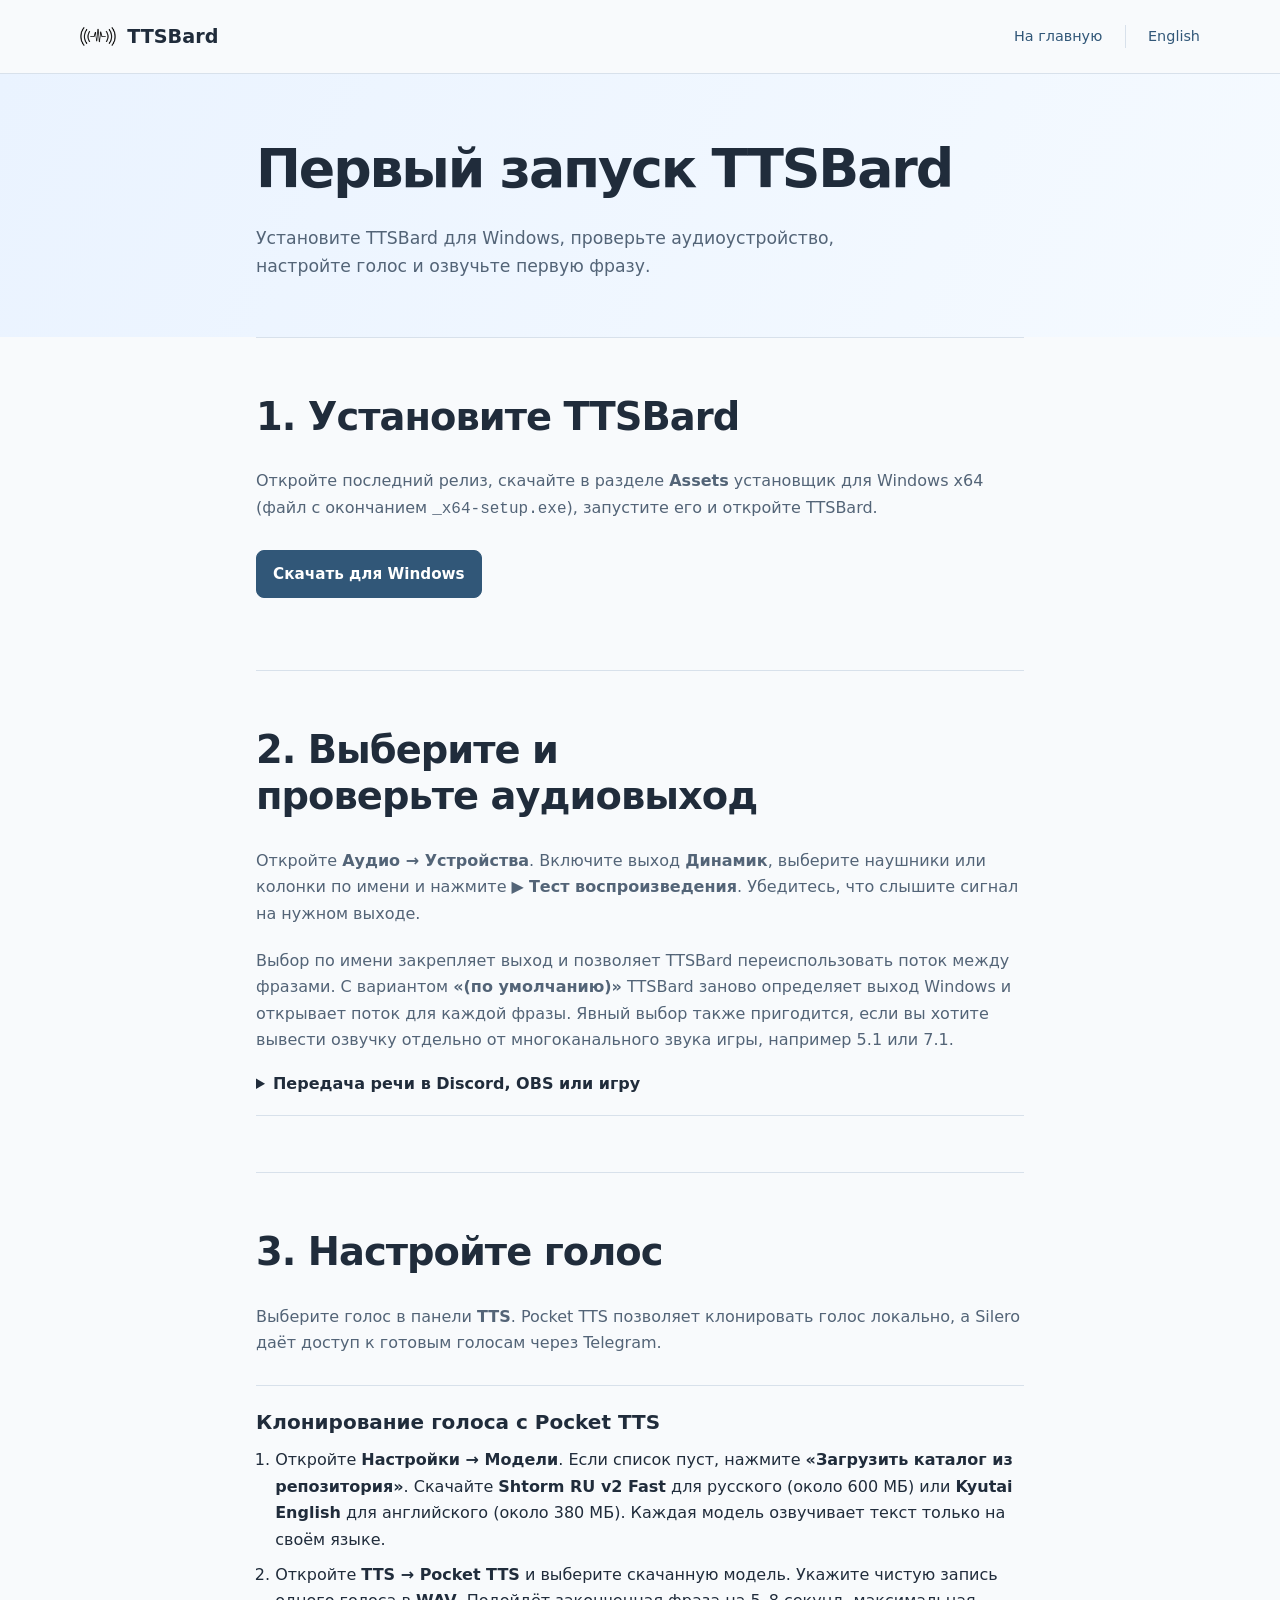
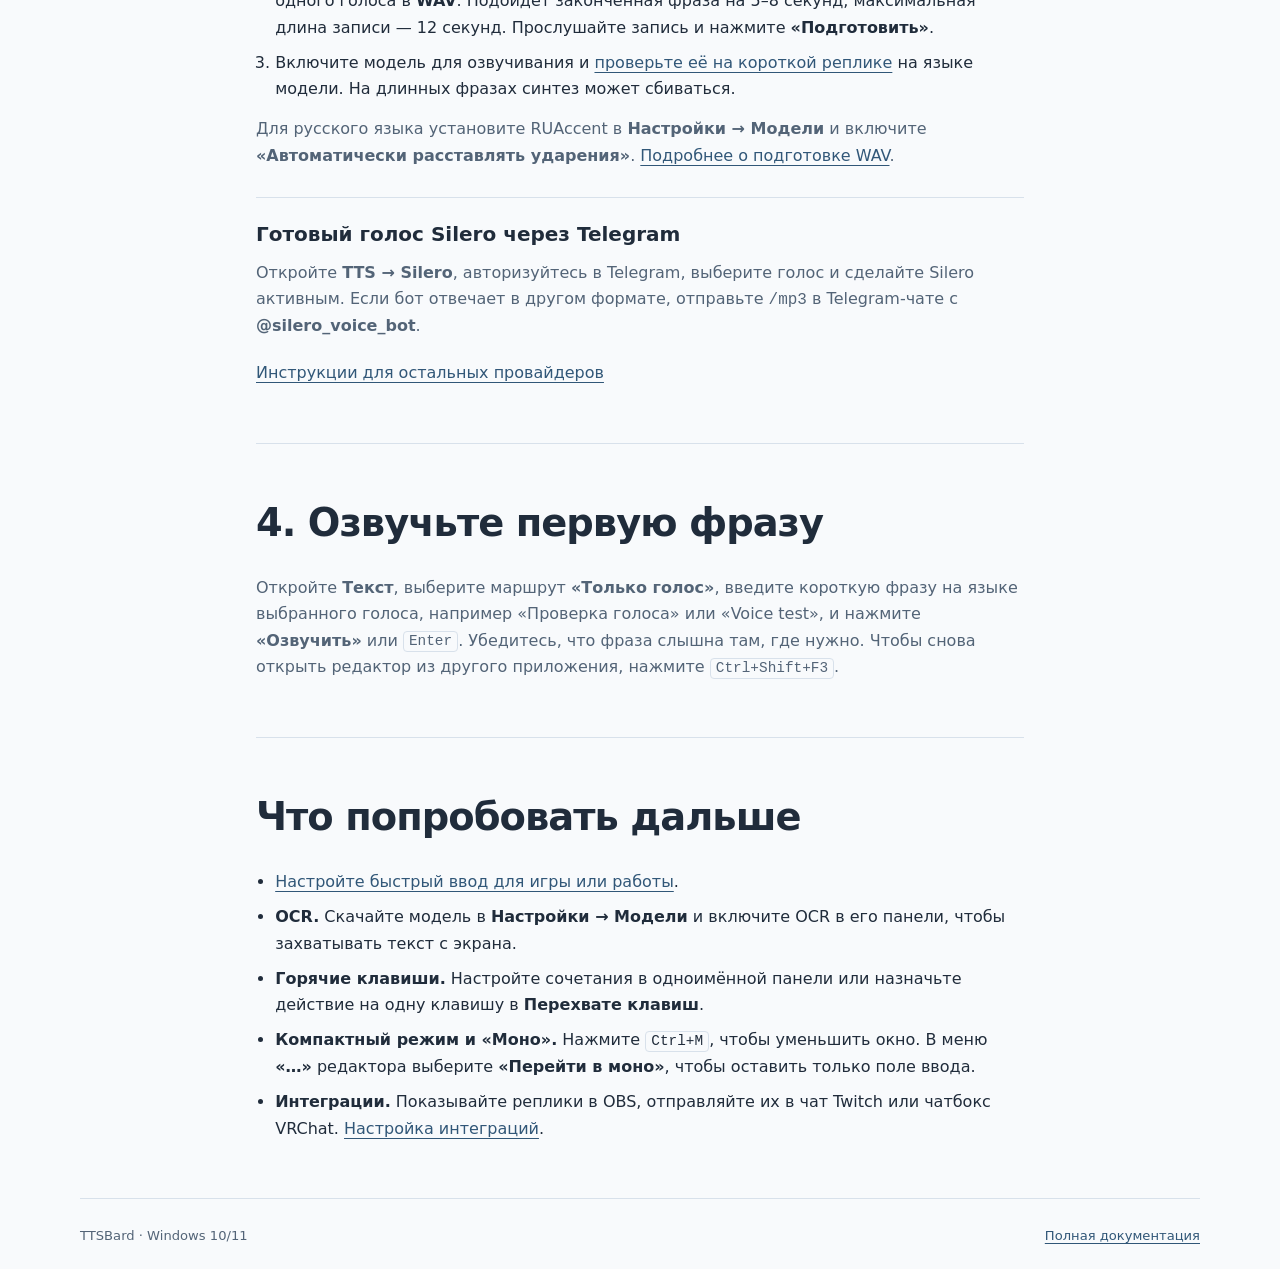
<file: site/ru/quick-start/index.html>
<!doctype html>
<html lang="ru">
<head>
  <meta charset="utf-8">
  <meta name="viewport" content="width=device-width, initial-scale=1">
  <title>Первый запуск TTSBard</title>
  <meta name="description" content="Установите TTSBard для Windows, проверьте аудиоустройство, настройте голос и озвучьте первую фразу.">
  <link rel="canonical" href="https://ttsbard.github.io/ru/quick-start/">
  <link rel="alternate" hreflang="en" href="https://ttsbard.github.io/quick-start/">
  <link rel="alternate" hreflang="ru" href="https://ttsbard.github.io/ru/quick-start/">
  <link rel="alternate" hreflang="x-default" href="https://ttsbard.github.io/quick-start/">
  <meta property="og:type" content="website">
  <meta property="og:site_name" content="TTSBard">
  <meta property="og:locale" content="ru_RU">
  <meta property="og:title" content="Первый запуск TTSBard">
  <meta property="og:description" content="Установите TTSBard для Windows, проверьте аудиоустройство, настройте голос и озвучьте первую фразу.">
  <meta property="og:url" content="https://ttsbard.github.io/ru/quick-start/">
  <meta name="theme-color" content="#315778">
  <link rel="icon" type="image/png" href="../../assets/favicon.png">
  <link rel="stylesheet" href="../../assets/styles.css?v=15">
</head>
<body>
  <a class="skip-link" href="#main">К содержанию</a>
  <header class="site-header"><div class="wrap header-inner">
    <a class="brand" href="../" aria-label="Главная страница TTSBard"><img src="../../assets/favicon.png" width="36" height="36" alt="">TTSBard</a>
    <nav aria-label="Основная навигация">
      <a href="../">На главную</a>
      <a class="language-link" href="../../quick-start/" lang="en" hreflang="en">English</a>
    </nav>
  </div></header>
  <main id="main">
    <div class="hero"><div class="wrap faq">
      <h1>Первый запуск TTSBard</h1>
      <p class="lead">Установите TTSBard для Windows, проверьте аудиоустройство, настройте голос и озвучьте первую фразу.</p>
    </div></div>

    <div class="wrap faq">
      <section class="section section-copy" aria-labelledby="install">
        <h2 id="install">1. Установите TTSBard</h2>
        <p>Откройте последний релиз, скачайте в разделе <strong>Assets</strong> установщик для Windows x64 (файл с окончанием <code>_x64-setup.exe</code>), запустите его и откройте TTSBard.</p>
        <div class="actions"><a class="button primary" href="https://github.com/ttsbard/TTSBard/releases/latest">Скачать для Windows</a></div>
      </section>
      <section class="section section-copy" aria-labelledby="audio">
        <h2 id="audio">2. Выберите и проверьте аудиовыход</h2>
        <p>Откройте <strong>Аудио → Устройства</strong>. Включите выход <strong>Динамик</strong>, выберите наушники или колонки по имени и нажмите ▶ <strong>Тест воспроизведения</strong>. Убедитесь, что слышите сигнал на нужном выходе.</p>
        <p>Выбор по имени закрепляет выход и позволяет TTSBard переиспользовать поток между фразами. С вариантом <strong>«(по умолчанию)»</strong> TTSBard заново определяет выход Windows и открывает поток для каждой фразы. Явный выбор также пригодится, если вы хотите вывести озвучку отдельно от многоканального звука игры, например 5.1 или 7.1.</p>
        <details>
          <summary>Передача речи в Discord, OBS или игру</summary>
          <p>Если виртуального кабеля ещё нет, скачайте <a href="https://vb-audio.com/Cable/">VB-CABLE с сайта VB-Audio</a>, распакуйте архив, запустите установщик от имени администратора и перезагрузите Windows.</p>
          <p>В <strong>Аудио → Устройства → Виртуальный микрофон</strong> включите выход и выберите <strong>CABLE Input</strong>. В принимающей программе выберите <strong>CABLE Output</strong> как микрофон. Нажмите ▶ рядом с виртуальным микрофоном в TTSBard и убедитесь, что индикатор в принимающей программе реагирует.</p>
        </details>
      </section>
      <section class="section section-copy" aria-labelledby="voice">
        <h2 id="voice">3. Настройте голос</h2>
        <p>Выберите голос в панели <strong>TTS</strong>. Pocket TTS позволяет клонировать голос локально, а Silero даёт доступ к готовым голосам через Telegram.</p>
        <section class="voice-option" aria-labelledby="pocket-tts">
          <h3 id="pocket-tts">Клонирование голоса с Pocket TTS</h3>
          <ol>
            <li>Откройте <strong>Настройки → Модели</strong>. Если список пуст, нажмите <strong>«Загрузить каталог из репозитория»</strong>. Скачайте <strong>Shtorm RU v2 Fast</strong> для русского (около 600 МБ) или <strong>Kyutai English</strong> для английского (около 380 МБ). Каждая модель озвучивает текст только на своём языке.</li>
            <li>Откройте <strong>TTS → Pocket TTS</strong> и выберите скачанную модель. Укажите чистую запись одного голоса в <strong>WAV</strong>. Подойдёт законченная фраза на 5–8 секунд, максимальная длина записи — 12 секунд. Прослушайте запись и нажмите <strong>«Подготовить»</strong>.</li>
            <li>Включите модель для озвучивания и <a href="#phrase">проверьте её на короткой реплике</a> на языке модели. На длинных фразах синтез может сбиваться.</li>
          </ol>
          <p>Для русского языка установите RUAccent в <strong>Настройки → Модели</strong> и включите <strong>«Автоматически расставлять ударения»</strong>. <a href="https://github.com/ttsbard/TTSBard/blob/master/docs/ru/user/tts.md#pocket-tts">Подробнее о подготовке WAV</a>.</p>
        </section>
        <section class="voice-option" aria-labelledby="silero">
          <h3 id="silero">Готовый голос Silero через Telegram</h3>
          <p>Откройте <strong>TTS → Silero</strong>, авторизуйтесь в Telegram, выберите голос и сделайте Silero активным. Если бот отвечает в другом формате, отправьте <code>/mp3</code> в Telegram-чате с <strong>@silero_voice_bot</strong>.</p>
        </section>
        <p><a href="https://github.com/ttsbard/TTSBard/blob/master/docs/ru/user/tts.md">Инструкции для остальных провайдеров</a></p>
      </section>
      <section class="section section-copy" aria-labelledby="phrase">
        <h2 id="phrase">4. Озвучьте первую фразу</h2>
        <p>Откройте <strong>Текст</strong>, выберите маршрут <strong>«Только голос»</strong>, введите короткую фразу на языке выбранного голоса, например «Проверка голоса» или <span lang="en">«Voice test»</span>, и нажмите <strong>«Озвучить»</strong> или <kbd>Enter</kbd>. Убедитесь, что фраза слышна там, где нужно. Чтобы снова открыть редактор из другого приложения, нажмите <kbd>Ctrl+Shift+F3</kbd>.</p>
      </section>
      <section class="section section-copy" aria-labelledby="next">
        <h2 id="next">Что попробовать дальше</h2>
        <ul>
          <li><a href="https://github.com/ttsbard/TTSBard/blob/master/docs/ru/user/guide.md#общение-через-ttsbard-во-время-игры-и-работы">Настройте быстрый ввод для игры или работы</a>.</li>
          <li><strong>OCR.</strong> Скачайте модель в <strong>Настройки → Модели</strong> и включите OCR в его панели, чтобы захватывать текст с экрана.</li>
          <li><strong>Горячие клавиши.</strong> Настройте сочетания в одноимённой панели или назначьте действие на одну клавишу в <strong>Перехвате клавиш</strong>.</li>
          <li><strong>Компактный режим и «Моно».</strong> Нажмите <kbd>Ctrl+M</kbd>, чтобы уменьшить окно. В меню <strong>«…»</strong> редактора выберите <strong>«Перейти в моно»</strong>, чтобы оставить только поле ввода.</li>
          <li><strong>Интеграции.</strong> Показывайте реплики в OBS, отправляйте их в чат Twitch или чатбокс VRChat. <a href="https://github.com/ttsbard/TTSBard/blob/master/docs/ru/integrations/README.md">Настройка интеграций</a>.</li>
        </ul>
      </section>
    </div>
  </main>
  <footer><div class="wrap footer-inner"><span>TTSBard · Windows 10/11</span>
    <a href="https://github.com/ttsbard/TTSBard/blob/master/docs/ru/user/README.md">Полная документация</a>
  </div></footer>
</body>
</html>
</file>
<file: site/assets/styles.css>
/* Shared by both static language versions. No application styles are imported. */
:root {
  color-scheme: light dark;
  --page: #f8fafc;
  --surface: #fff;
  --text: #202c3b;
  --muted: #536477;
  --accent: #315778;
  --accent-text: #fff;
  --line: #d8e1eb;
  --soft: #edf3f8;
  --focus: #1665ba;
  --hero-start: #eaf3ff;
  --hero-end: #f5faff;
  --image-shadow: rgb(30 62 96 / .13);
  --logo-filter: none;
  font-family: "Segoe UI", system-ui, sans-serif;
  font-size: 16px;
  line-height: 1.65;
  background: var(--page);
  color: var(--text);
}
@media (prefers-color-scheme: dark) {
  :root {
    --page: #111821;
    --surface: #19232e;
    --text: #e5edf5;
    --muted: #a9bacc;
    --accent: #b0d5f3;
    --accent-text: #152b40;
    --line: #354658;
    --soft: #1b2b3a;
    --focus: #acd8ff;
    --hero-start: #172e44;
    --hero-end: #15212f;
    --image-shadow: rgb(0 0 0 / .3);
    --logo-filter: brightness(0) invert(1);
  }
}
* { box-sizing: border-box; }
body { margin: 0; }
a { color: var(--accent); text-underline-offset: .22em; }
a:hover { text-decoration-thickness: 2px; }
:focus-visible { outline: 3px solid var(--focus); outline-offset: 5px; }
img { display: block; max-width: 100%; height: auto; }
p, ul, ol, figure { margin: 0; }
p + p { margin-top: 1rem; }
h1, h2, h3 { margin: 0; font-weight: 650; line-height: 1.2; text-wrap: balance; }
h1 { font-size: clamp(2.25rem, 4.2vw, 3.65rem); letter-spacing: -.04em; line-height: 1.15; }
h2 { font-size: clamp(1.7rem, 3vw, 2.65rem); letter-spacing: -.025em; }
h3 { font-size: 1.1rem; }
main, header, footer { overflow-wrap: anywhere; }
.wrap { width: min(1120px, calc(100% - 3rem)); margin-inline: auto; }
.skip-link { position: absolute; left: 1rem; top: -6rem; z-index: 2; padding: .75rem 1rem; background: var(--surface); }
.skip-link:focus { top: 1rem; }
.site-header { border-bottom: 1px solid var(--line); }
.header-inner { display: flex; flex-wrap: wrap; align-items: center; gap: 1rem 2rem; padding-block: 1.15rem; }
.brand { display: inline-flex; align-items: center; gap: .7rem; color: var(--text); font-size: 1.2rem; font-weight: 650; text-decoration: none; margin-right: auto; }
.brand img { width: 36px; height: 36px; filter: var(--logo-filter); }
nav { display: flex; align-items: center; flex-wrap: wrap; gap: .7rem 1.4rem; }
nav a { font-size: .9rem; text-decoration: none; }
.github-link { display: inline-flex; align-items: center; gap: .35rem; }
.language-link { border-left: 1px solid var(--line); padding-left: 1.4rem; }
.hero { padding-block: 4rem 3.5rem; background: linear-gradient(115deg, var(--hero-start), var(--hero-end)); }
.hero .split { grid-template-columns: 1.02fr 1.08fr; gap: clamp(2rem, 4vw, 3.5rem); }
.hero .product-figure { width: min(100%, 28rem); justify-self: center; }
.split { display: grid; grid-template-columns: 1fr 1.05fr; gap: clamp(2rem, 5vw, 4.5rem); align-items: center; }
.split > * { min-width: 0; }
.eyebrow { font-size: .78rem; text-transform: uppercase; letter-spacing: .13em; color: var(--accent); font-weight: 650; margin-bottom: 1rem; }
.hero .lead { margin-top: 1.5rem; font-size: 1.08rem; color: var(--muted); max-width: 39rem; }
.actions { display: flex; flex-wrap: wrap; align-items: center; gap: .75rem; margin-block: 1.75rem 1rem; }
.button { display: inline-flex; align-items: center; justify-content: center; min-height: 46px; padding: .65rem 1rem; border: 1px solid var(--line); border-radius: 8px; text-decoration: none; font-size: .95rem; font-weight: 600; background: var(--surface); }
.button.primary { color: var(--accent-text); background: var(--accent); border-color: var(--accent); }
.button:hover { text-decoration: underline; }
.fine { font-size: .82rem; color: var(--muted); }
.screen-placeholder { min-height: 235px; aspect-ratio: 1.55; display: flex; flex-direction: column; align-items: center; justify-content: center; text-align: center; gap: .7rem; background: var(--soft); border: 1px dashed var(--line); border-radius: 12px; padding: 2rem; }
.hero .screen-placeholder { aspect-ratio: 1.25; }
.screen-placeholder { width: 100%; }
.screen-number { font-size: .75rem; text-transform: uppercase; letter-spacing: .1em; color: var(--muted); }
.screen-placeholder strong { font-size: 1.15rem; font-weight: 600; }
.screen-placeholder p { color: var(--muted); font-size: .9rem; max-width: 24rem; }
.product-figure img { clip-path: inset(1px 1px 0 round 3px); }
.product-figure > a { display: block; width: fit-content; max-width: 100%; border: 1px solid var(--line); border-radius: 4px; box-shadow: 0 8px 28px var(--image-shadow); }
.hero .product-figure > a { box-shadow: 0 22px 55px var(--image-shadow); }
.mode-gallery { display: grid; grid-template-columns: repeat(2, minmax(0, 22.5rem)); gap: 1.5rem; align-items: start; margin-top: 2rem; }
.gallery-title { margin-top: 3rem; padding-top: 2.5rem; border-top: 1px solid var(--line); }
.audio-gallery { display: grid; grid-template-columns: repeat(auto-fit, minmax(min(100%, 15rem), 20rem)); gap: 1.5rem; margin-top: 1.5rem; }
.soundpad-preview { max-width: 30rem; margin-top: 1.5rem; }
figcaption { margin-top: .85rem; font-size: .82rem; color: var(--muted); }
.workflow { padding-block: 2rem 3.5rem; }
.steps { list-style: none; display: grid; grid-template-columns: repeat(3, 1fr); gap: 2rem; padding: 0; counter-reset: step; }
.steps li { counter-increment: step; }
.steps li::before { content: "0" counter(step); display: inline-grid; place-items: center; width: 2.3rem; height: 2.3rem; border-radius: 50%; background: var(--soft); font-size: .8rem; font-weight: 650; color: var(--accent); margin-bottom: .85rem; }
.steps h3 { margin-bottom: .6rem; }
.steps p { color: var(--muted); font-size: .93rem; }
.quick-editor { padding-block: 2rem 3.5rem; border-top: 1px solid var(--line); }
.quick-editor h2 { font-size: clamp(1.4rem, 3vw, 1.8rem); }
.quick-editor-options { display: grid; grid-template-columns: repeat(2, minmax(0, 1fr)); gap: 2rem; margin-top: 1.25rem; }
.quick-editor-options p { max-width: 43ch; margin-top: .6rem; color: var(--muted); }
.section { padding-block: 3.5rem; border-top: 1px solid var(--line); }
#voices, #sources { background: var(--surface); }
.section-copy > p { margin-top: 1.3rem; color: var(--muted); }
.section-copy ul { padding-left: 1.2rem; margin-top: 1.1rem; }
.section-copy li + li { margin-top: .55rem; }
.voice-option { margin-top: 1.75rem; padding-top: 1.5rem; border-top: 1px solid var(--line); }
.voice-option h3 { font-size: 1.25rem; }
.voice-option ol { padding-left: 1.2rem; margin-top: .85rem; }
.voice-option p { margin-top: .85rem; color: var(--muted); }
.text-link { display: inline-block; margin-top: 1.1rem; }
.section-intro { max-width: 43rem; }
.section-intro > p { margin-top: 1.1rem; color: var(--muted); }
.feature-grid { display: grid; grid-template-columns: repeat(3, 1fr); gap: 2.5rem; margin-top: 2.5rem; }
.feature-grid p { margin-top: .85rem; color: var(--muted); font-size: .95rem; }
.feature-icon { display: inline-grid; place-items: center; width: 44px; height: 44px; margin-bottom: 1rem; border-radius: 12px; background: var(--soft); color: var(--accent); }
.story-grid { display: grid; grid-template-columns: .8fr 1.2fr; align-items: start; gap: 4rem; }
.pocket-feature { margin-top: 2rem; padding: clamp(1.25rem, 4vw, 2rem); gap: clamp(1rem, 3vw, 2rem); border: 1px solid var(--line); border-radius: 12px; background: var(--soft); }
.pocket-feature h3 { font-size: clamp(1.4rem, 3vw, 1.8rem); }
.pocket-feature .button { margin-top: 1.15rem; }
.story-body { min-width: 0; color: var(--muted); }
.story-body .service-list { justify-content: center; }
.service-list { display: flex; flex-wrap: wrap; align-items: center; gap: .5rem; list-style: none; padding: 0; margin-top: 1.4rem; }
.service-list li { border: 1px solid var(--line); padding: .3rem .7rem; border-radius: 5px; font-size: .82rem; }
.section-copy .service-list { justify-content: center; padding: 0; }
.section-copy .service-list > li { margin: 0; }
.footnote { margin-top: 1.5rem; color: var(--muted); font-size: .85rem; }
.faq { max-width: 48rem; }
.faq h2 { margin-bottom: 1.8rem; }
details { border-bottom: 1px solid var(--line); padding-block: 1.1rem; }
summary { font-weight: 600; cursor: pointer; padding-right: .5rem; }
details p { padding-top: .85rem; color: var(--muted); }
.closing { text-align: center; padding-block: 4rem; border-top: 1px solid var(--line); background: linear-gradient(115deg, var(--hero-start), var(--hero-end)); }
.closing p { margin-top: 1rem; color: var(--muted); }
.closing .actions { justify-content: center; }
.footer-inner { display: flex; flex-wrap: wrap; justify-content: space-between; gap: 1rem; border-top: 1px solid var(--line); padding-block: 1.6rem; color: var(--muted); font-size: .82rem; }
.footer-links { display: flex; flex-wrap: wrap; gap: 1rem; }
kbd { padding: .1em .35em; border: 1px solid var(--line); border-radius: 4px; font-size: .9em; white-space: nowrap; }
@media (max-width: 800px) {
  .hero { padding-block: 3rem; }
  .split, .hero .split, .story-grid { grid-template-columns: 1fr; gap: 2rem; }
  .split.reverse .product-figure { order: 2; }
  .hero .screen-placeholder { aspect-ratio: 1.8; }
  .feature-grid { grid-template-columns: 1fr; gap: 1.8rem; }
  .section { padding-block: 3rem; }
}
@media (max-width: 540px) {
  .mode-gallery { grid-template-columns: minmax(0, 22.5rem); gap: 1.8rem; }
  .wrap { width: calc(100% - 2rem); }
  .header-inner { gap: 1rem; }
  nav { width: 100%; gap: .65rem .85rem; }
  nav a { font-size: .85rem; }
  .language-link { padding-left: .8rem; margin-left: auto; }
  .steps { grid-template-columns: 1fr; gap: 1.5rem; }
  .quick-editor-options { grid-template-columns: 1fr; gap: 1.25rem; }
  .screen-placeholder { min-height: 210px; padding: 1.5rem; }
  .actions { align-items: stretch; }
  .button { flex: 1 1 auto; }
}
</file>
